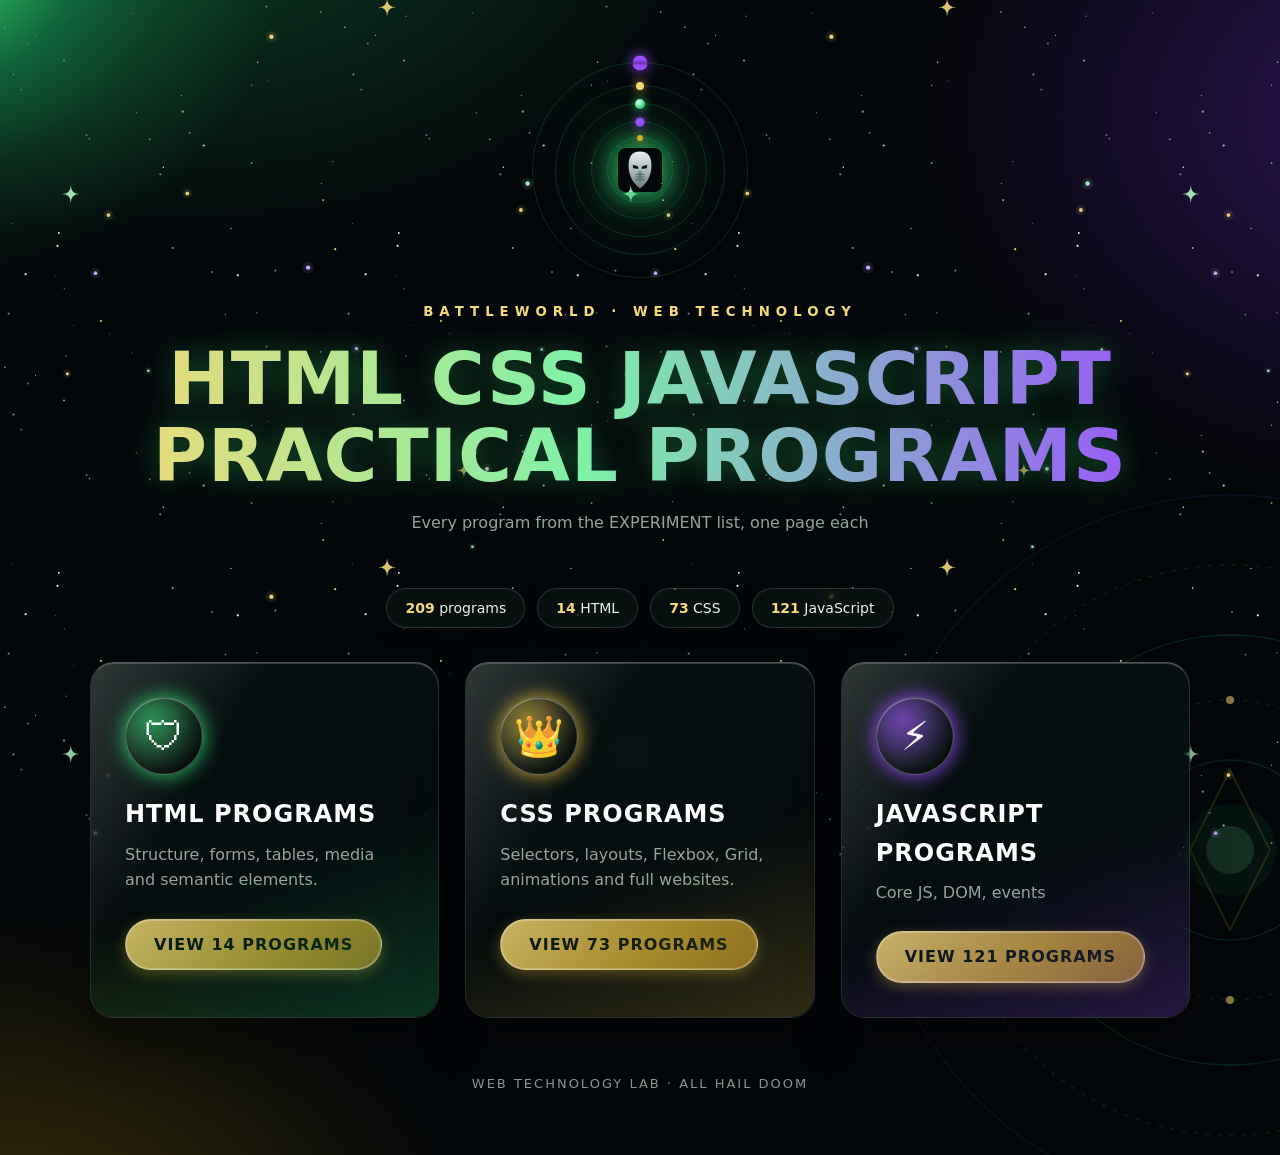
<file: index.html>
<!doctype html>
<html lang="en">
  <head>
    <meta charset="UTF-8" />
    <meta name="viewport" content="width=device-width, initial-scale=1" />
    <title>HTML CSS JavaScript Practical Programs</title>
    <link rel="stylesheet" href="assets/home.css" />
  </head>
  <body class="hub">
    <main>
      <div class="hero home-hero">
        <div class="solar" aria-hidden="true">
          <span class="sun"></span>
          <span class="orbit o1"><i></i></span>
          <span class="orbit o2"><i></i></span>
          <span class="orbit o3"><i></i></span>
          <span class="orbit o4"><i></i></span>
          <span class="orbit o5"><i></i></span>
        </div>
        <small>BATTLEWORLD &middot; WEB TECHNOLOGY</small>
        <h1>HTML CSS JavaScript<br />Practical Programs</h1>
        <p>Every program from the EXPERIMENT list, one page each</p>
      </div>
      <div class="stats">
        <span><b>209</b> programs</span><span><b>14</b> HTML</span
        ><span><b>73</b> CSS</span><span><b>121</b> JavaScript</span
        >
      </div>
      <div class="cards">
        <div class="card" style="--c: #2fd16f">
          <div class="ic">&#128737;</div>
          <h2>HTML Programs</h2>
          <p>Structure, forms, tables, media and semantic elements.</p>
          <a class="go" href="html/index.html">View 14 Programs</a>
        </div>
        <div class="card" style="--c: #d4af37">
          <div class="ic">&#128081;</div>
          <h2>CSS Programs</h2>
          <p>
            Selectors, layouts, Flexbox, Grid, animations and full websites.
          </p>
          <a class="go" href="css/index.html">View 73 Programs</a>
        </div>
        <div class="card" style="--c: #9b4dff">
          <div class="ic">&#9889;</div>
          <h2>JavaScript Programs</h2>
          <p>Core JS, DOM, events</p>
          <a class="go" href="javascript/index.html">View 121 Programs</a>
        </div>
      </div>
      <footer>Web Technology Lab &middot; All Hail Doom</footer>
    </main>
  </body>
</html>
</file>
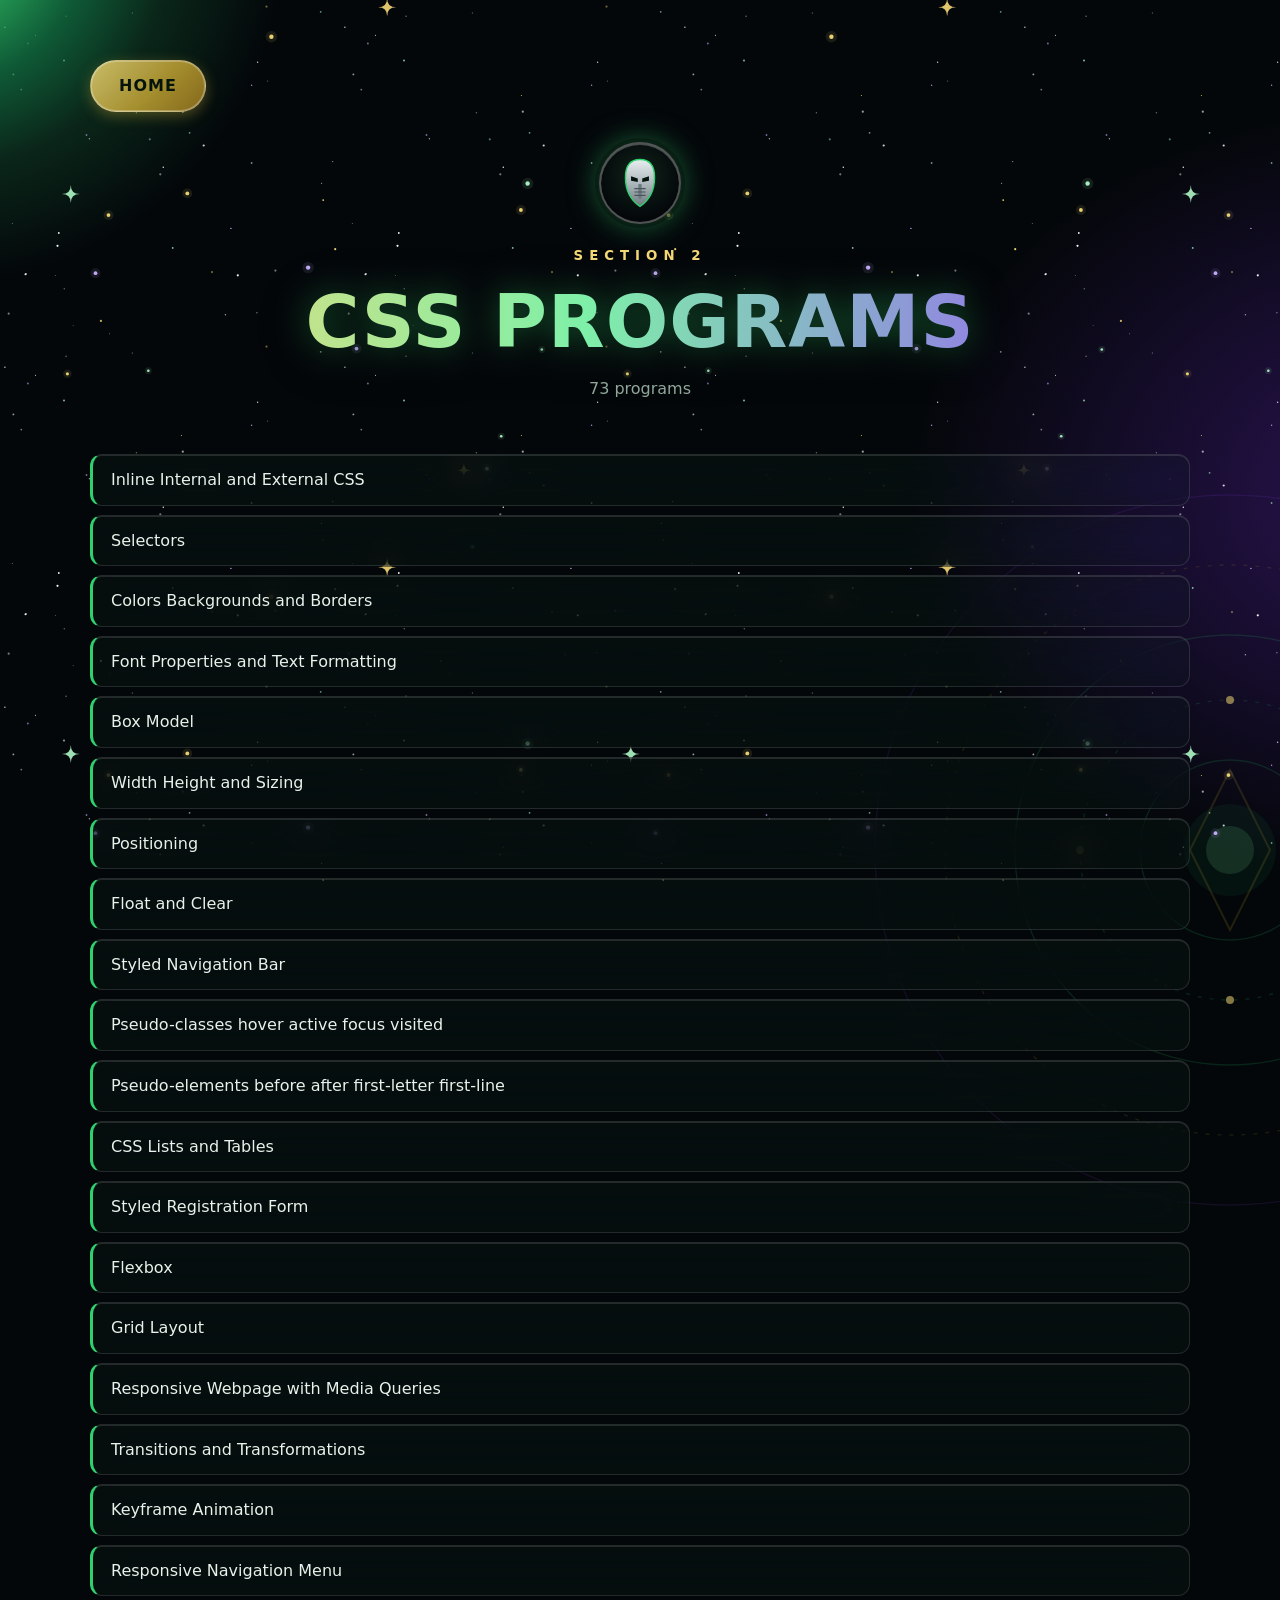
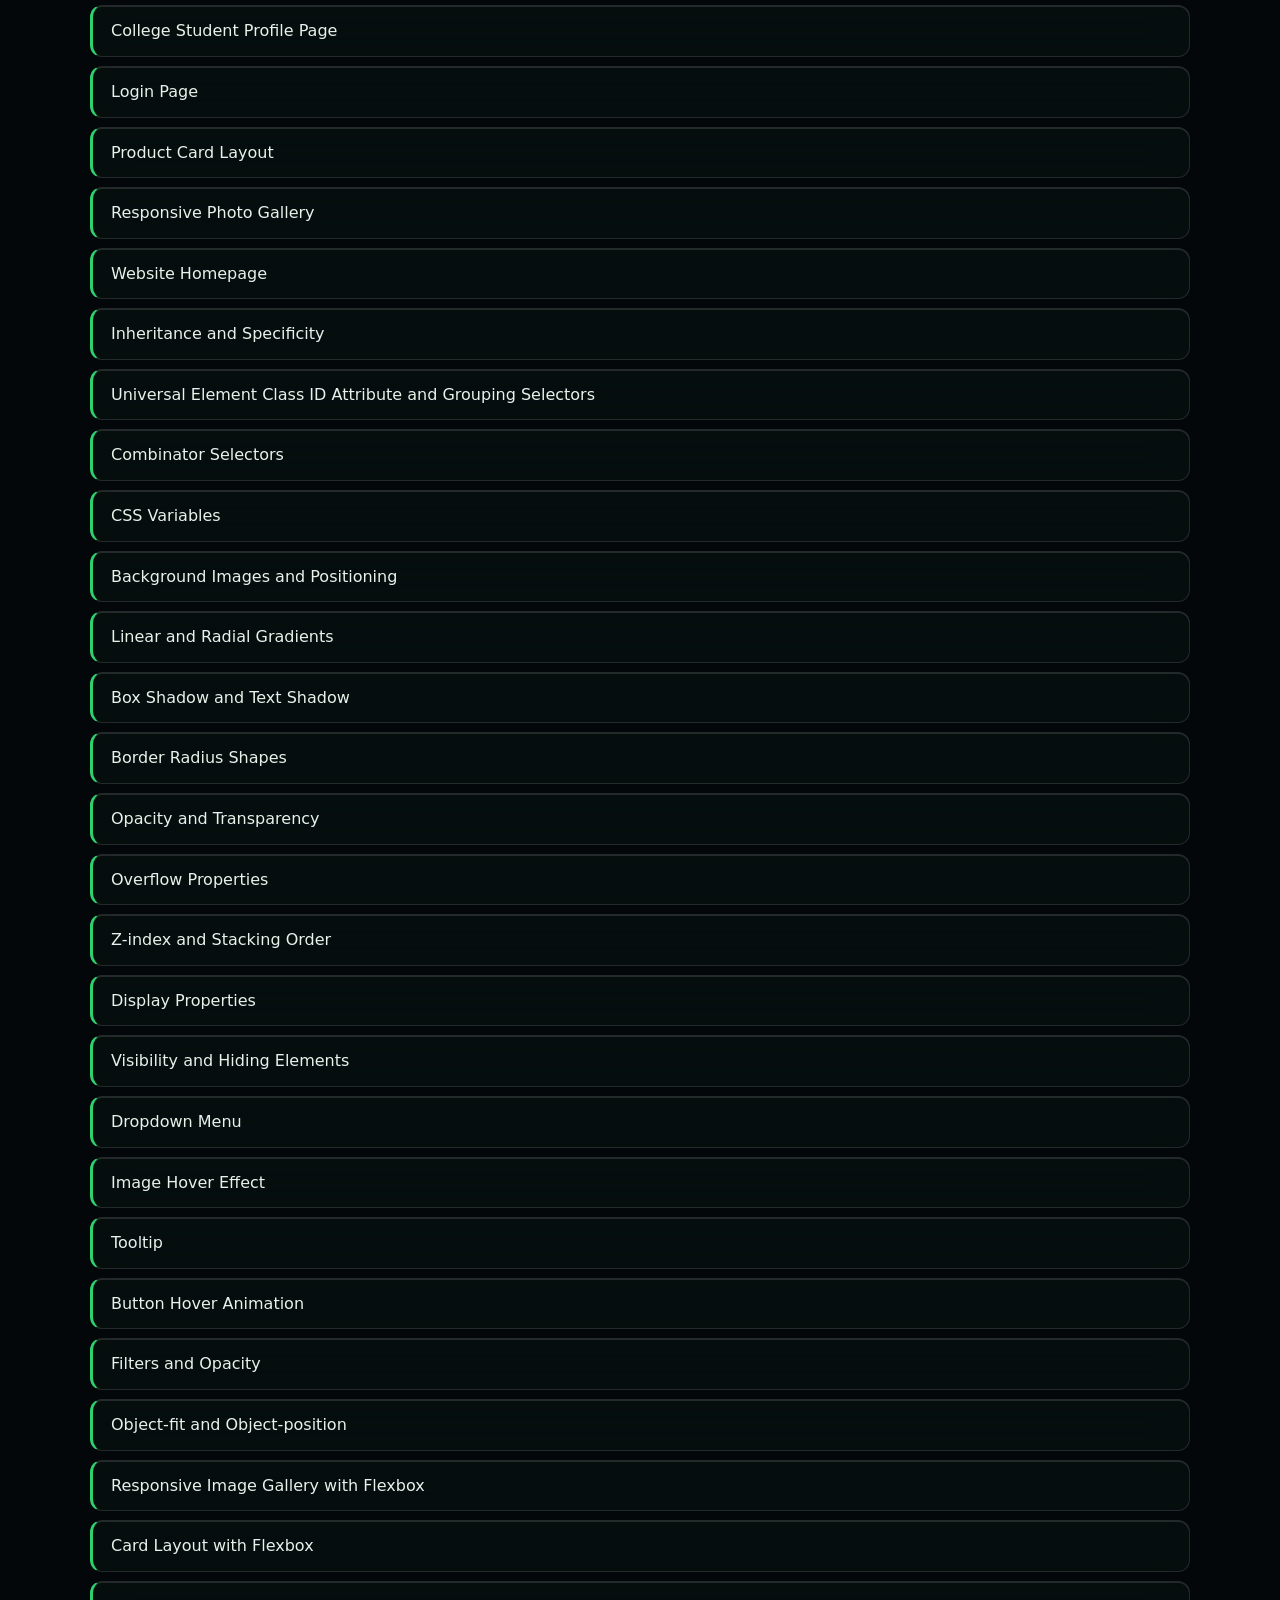
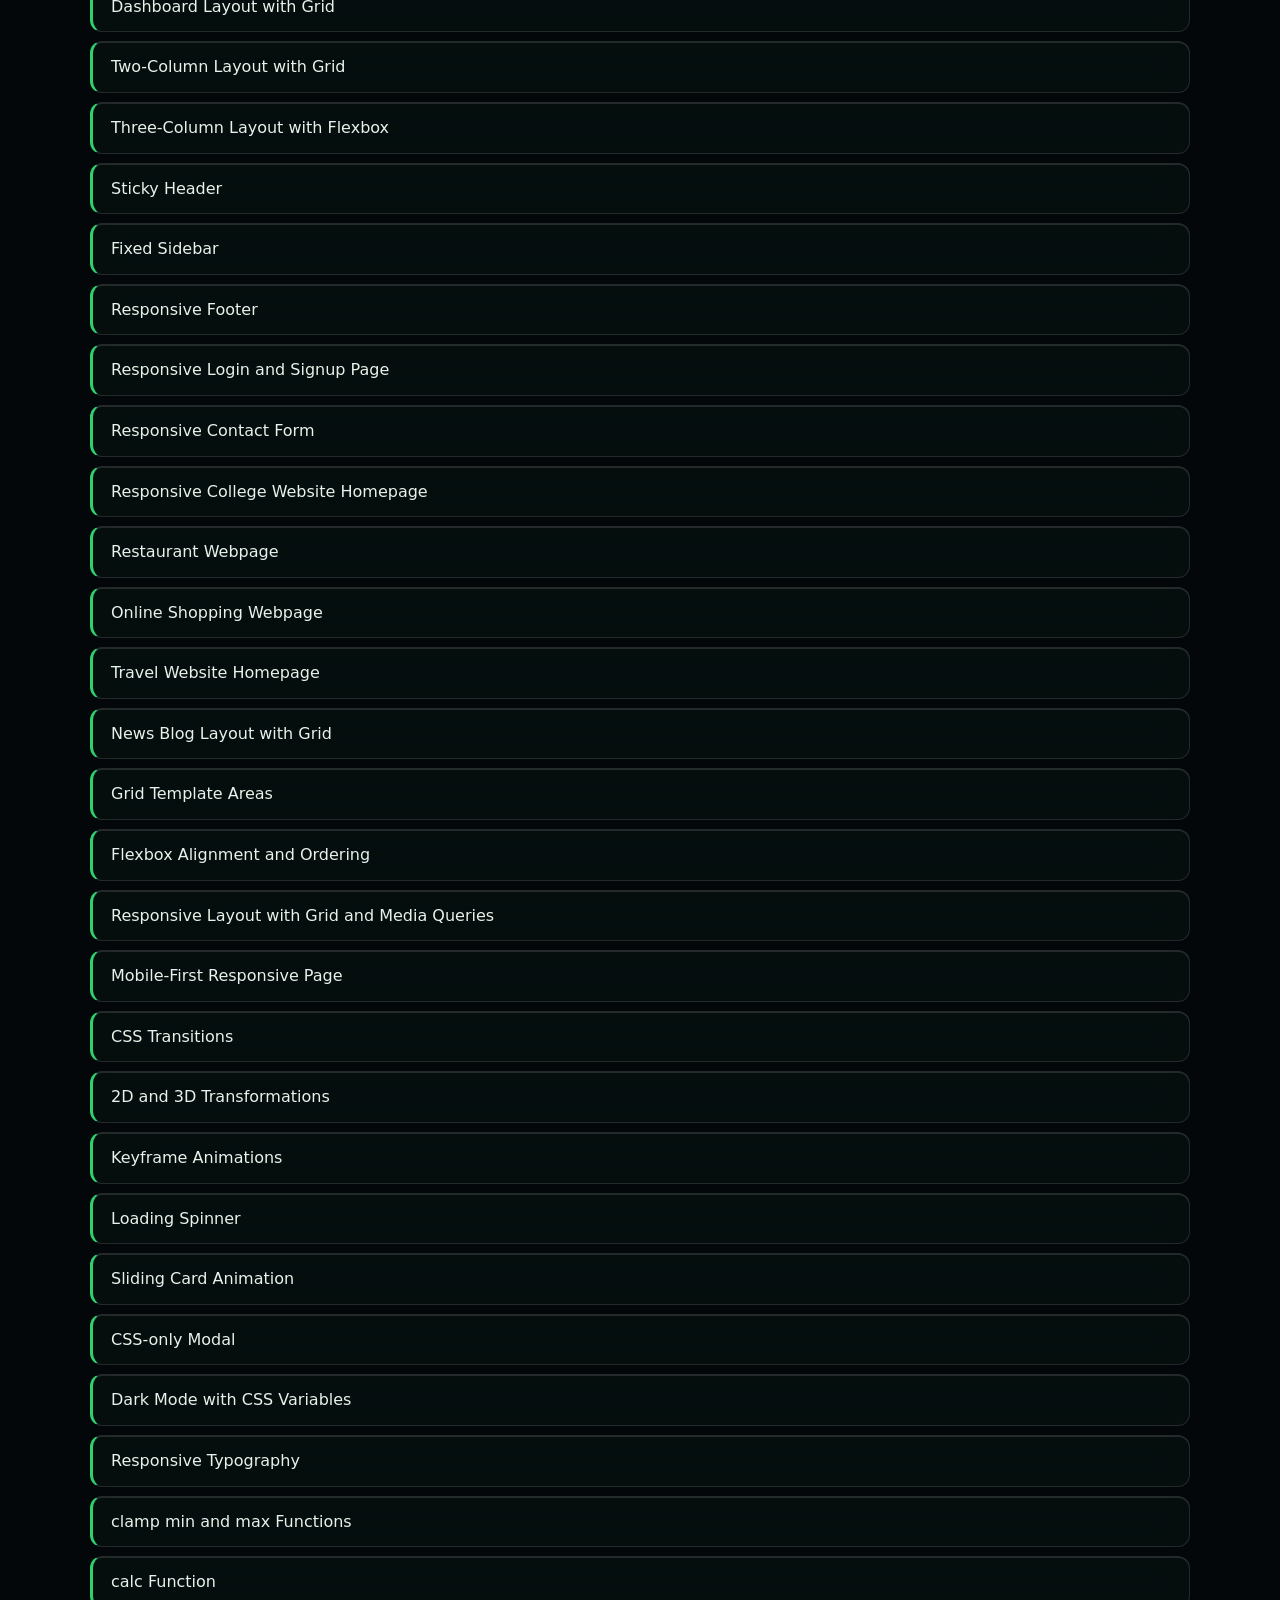
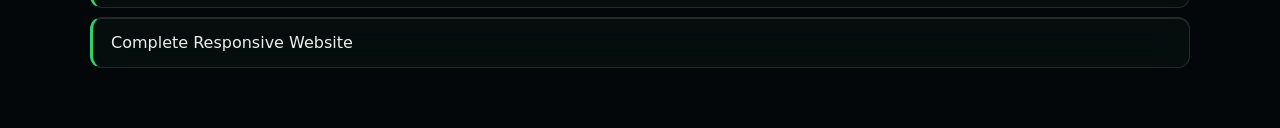
<file: css/index.html>
<!doctype html>
<html lang="en">
  <head>
    <meta charset="UTF-8" />
    <meta name="viewport" content="width=device-width, initial-scale=1" />
    <title>CSS Programs</title>
    <link rel="stylesheet" href="../assets/home.css" />
  </head>
  <body class="hub">
    <main class="list">
      <div class="top"><a class="go" href="../index.html">Home</a></div>
      <div class="hero">
        <small>Section 2</small>
        <h1>CSS Programs</h1>
        <p>73 programs</p>
      </div>
      <ol>
        <li>
          <a href="css-01-inline-internal-and-external-css.html"
            >Inline Internal and External CSS</a
          >
        </li>
        <li><a href="css-02-selectors.html">Selectors</a></li>
        <li>
          <a href="css-03-colors-backgrounds-and-borders.html"
            >Colors Backgrounds and Borders</a
          >
        </li>
        <li>
          <a href="css-04-font-properties-and-text-formatting.html"
            >Font Properties and Text Formatting</a
          >
        </li>
        <li><a href="css-05-box-model.html">Box Model</a></li>
        <li>
          <a href="css-06-width-height-and-sizing.html"
            >Width Height and Sizing</a
          >
        </li>
        <li><a href="css-07-positioning.html">Positioning</a></li>
        <li><a href="css-08-float-and-clear.html">Float and Clear</a></li>
        <li>
          <a href="css-09-styled-navigation-bar.html">Styled Navigation Bar</a>
        </li>
        <li>
          <a href="css-10-pseudo-classes-hover-active-focus-visited.html"
            >Pseudo-classes hover active focus visited</a
          >
        </li>
        <li>
          <a
            href="css-11-pseudo-elements-before-after-first-letter-first-line.html"
            >Pseudo-elements before after first-letter first-line</a
          >
        </li>
        <li>
          <a href="css-12-css-lists-and-tables.html">CSS Lists and Tables</a>
        </li>
        <li>
          <a href="css-13-styled-registration-form.html"
            >Styled Registration Form</a
          >
        </li>
        <li><a href="css-14-flexbox.html">Flexbox</a></li>
        <li><a href="css-15-grid-layout.html">Grid Layout</a></li>
        <li>
          <a href="css-16-responsive-webpage-with-media-queries.html"
            >Responsive Webpage with Media Queries</a
          >
        </li>
        <li>
          <a href="css-17-transitions-and-transformations.html"
            >Transitions and Transformations</a
          >
        </li>
        <li><a href="css-18-keyframe-animation.html">Keyframe Animation</a></li>
        <li>
          <a href="css-19-responsive-navigation-menu.html"
            >Responsive Navigation Menu</a
          >
        </li>
        <li>
          <a href="css-21-college-student-profile-page.html"
            >College Student Profile Page</a
          >
        </li>
        <li><a href="css-22-login-page.html">Login Page</a></li>
        <li>
          <a href="css-23-product-card-layout.html">Product Card Layout</a>
        </li>
        <li>
          <a href="css-24-responsive-photo-gallery.html"
            >Responsive Photo Gallery</a
          >
        </li>
        <li><a href="css-25-website-homepage.html">Website Homepage</a></li>
        <li>
          <a href="css-26-inheritance-and-specificity.html"
            >Inheritance and Specificity</a
          >
        </li>
        <li>
          <a
            href="css-27-universal-element-class-id-attribute-and-grouping-selectors.html"
            >Universal Element Class ID Attribute and Grouping Selectors</a
          >
        </li>
        <li>
          <a href="css-28-combinator-selectors.html">Combinator Selectors</a>
        </li>
        <li><a href="css-29-css-variables.html">CSS Variables</a></li>
        <li>
          <a href="css-30-background-images-and-positioning.html"
            >Background Images and Positioning</a
          >
        </li>
        <li>
          <a href="css-31-linear-and-radial-gradients.html"
            >Linear and Radial Gradients</a
          >
        </li>
        <li>
          <a href="css-32-box-shadow-and-text-shadow.html"
            >Box Shadow and Text Shadow</a
          >
        </li>
        <li>
          <a href="css-33-border-radius-shapes.html">Border Radius Shapes</a>
        </li>
        <li>
          <a href="css-34-opacity-and-transparency.html"
            >Opacity and Transparency</a
          >
        </li>
        <li>
          <a href="css-35-overflow-properties.html">Overflow Properties</a>
        </li>
        <li>
          <a href="css-36-z-index-and-stacking-order.html"
            >Z-index and Stacking Order</a
          >
        </li>
        <li><a href="css-37-display-properties.html">Display Properties</a></li>
        <li>
          <a href="css-38-visibility-and-hiding-elements.html"
            >Visibility and Hiding Elements</a
          >
        </li>
        <li><a href="css-39-dropdown-menu.html">Dropdown Menu</a></li>
        <li><a href="css-40-image-hover-effect.html">Image Hover Effect</a></li>
        <li><a href="css-41-tooltip.html">Tooltip</a></li>
        <li>
          <a href="css-42-button-hover-animation.html"
            >Button Hover Animation</a
          >
        </li>
        <li>
          <a href="css-43-filters-and-opacity.html">Filters and Opacity</a>
        </li>
        <li>
          <a href="css-44-object-fit-and-object-position.html"
            >Object-fit and Object-position</a
          >
        </li>
        <li>
          <a href="css-45-responsive-image-gallery-with-flexbox.html"
            >Responsive Image Gallery with Flexbox</a
          >
        </li>
        <li>
          <a href="css-46-card-layout-with-flexbox.html"
            >Card Layout with Flexbox</a
          >
        </li>
        <li>
          <a href="css-47-dashboard-layout-with-grid.html"
            >Dashboard Layout with Grid</a
          >
        </li>
        <li>
          <a href="css-48-two-column-layout-with-grid.html"
            >Two-Column Layout with Grid</a
          >
        </li>
        <li>
          <a href="css-49-three-column-layout-with-flexbox.html"
            >Three-Column Layout with Flexbox</a
          >
        </li>
        <li><a href="css-50-sticky-header.html">Sticky Header</a></li>
        <li><a href="css-51-fixed-sidebar.html">Fixed Sidebar</a></li>
        <li><a href="css-52-responsive-footer.html">Responsive Footer</a></li>
        <li>
          <a href="css-53-responsive-login-and-signup-page.html"
            >Responsive Login and Signup Page</a
          >
        </li>
        <li>
          <a href="css-54-responsive-contact-form.html"
            >Responsive Contact Form</a
          >
        </li>
        <li>
          <a href="css-55-responsive-college-website-homepage.html"
            >Responsive College Website Homepage</a
          >
        </li>
        <li><a href="css-56-restaurant-webpage.html">Restaurant Webpage</a></li>
        <li>
          <a href="css-57-online-shopping-webpage.html"
            >Online Shopping Webpage</a
          >
        </li>
        <li>
          <a href="css-58-travel-website-homepage.html"
            >Travel Website Homepage</a
          >
        </li>
        <li>
          <a href="css-59-news-blog-layout-with-grid.html"
            >News Blog Layout with Grid</a
          >
        </li>
        <li>
          <a href="css-61-grid-template-areas.html">Grid Template Areas</a>
        </li>
        <li>
          <a href="css-62-flexbox-alignment-and-ordering.html"
            >Flexbox Alignment and Ordering</a
          >
        </li>
        <li>
          <a href="css-63-responsive-layout-with-grid-and-media-queries.html"
            >Responsive Layout with Grid and Media Queries</a
          >
        </li>
        <li>
          <a href="css-64-mobile-first-responsive-page.html"
            >Mobile-First Responsive Page</a
          >
        </li>
        <li><a href="css-65-css-transitions.html">CSS Transitions</a></li>
        <li>
          <a href="css-66-2d-and-3d-transformations.html"
            >2D and 3D Transformations</a
          >
        </li>
        <li>
          <a href="css-67-keyframe-animations.html">Keyframe Animations</a>
        </li>
        <li><a href="css-68-loading-spinner.html">Loading Spinner</a></li>
        <li>
          <a href="css-69-sliding-card-animation.html"
            >Sliding Card Animation</a
          >
        </li>
        <li><a href="css-70-css-only-modal.html">CSS-only Modal</a></li>
        <li>
          <a href="css-71-dark-mode-with-css-variables.html"
            >Dark Mode with CSS Variables</a
          >
        </li>
        <li>
          <a href="css-72-responsive-typography.html">Responsive Typography</a>
        </li>
        <li>
          <a href="css-73-clamp-min-and-max-functions.html"
            >clamp min and max Functions</a
          >
        </li>
        <li><a href="css-74-calc-function.html">calc Function</a></li>
        <li>
          <a href="css-75-complete-responsive-website.html"
            >Complete Responsive Website</a
          >
        </li>
      </ol>
    </main>
  </body>
</html>
</file>
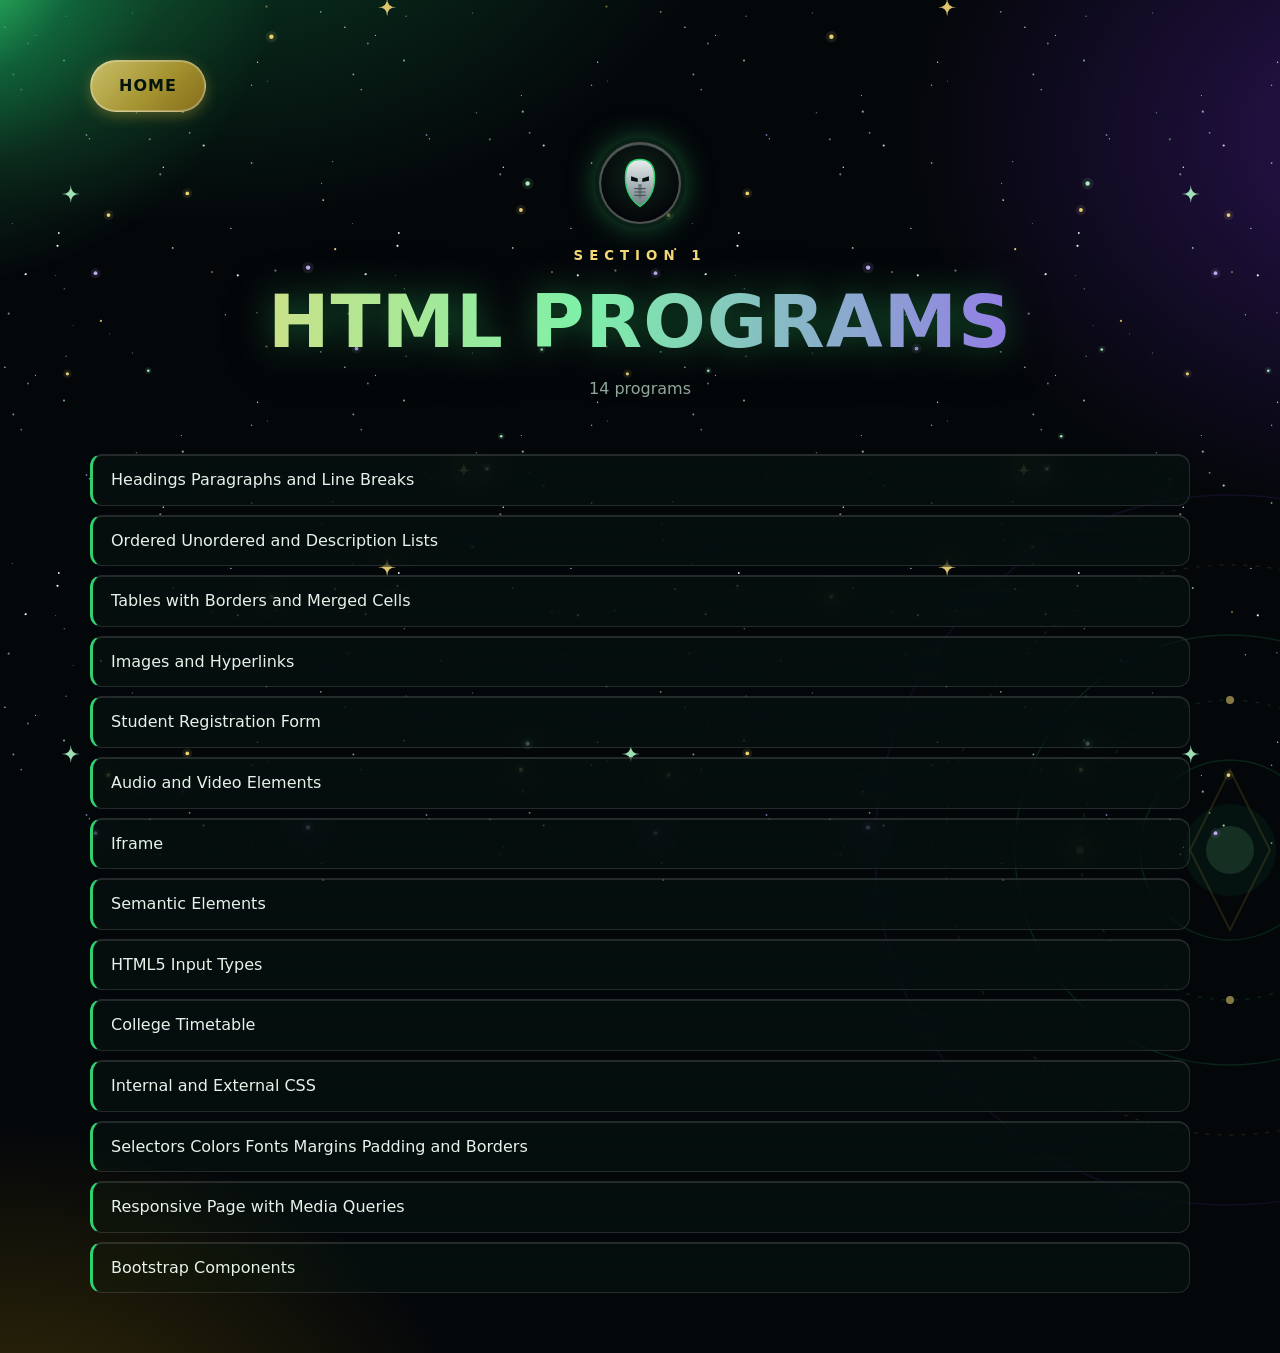
<file: html/index.html>
<!doctype html>
<html lang="en">
  <head>
    <meta charset="UTF-8" />
    <meta name="viewport" content="width=device-width, initial-scale=1" />
    <title>HTML Programs</title>
    <link rel="stylesheet" href="../assets/home.css" />
  </head>
  <body class="hub">
    <main class="list">
      <div class="top"><a class="go" href="../index.html">Home</a></div>
      <div class="hero">
        <small>Section 1</small>
        <h1>HTML Programs</h1>
        <p>14 programs</p>
      </div>
      <ol>
        <li>
          <a href="html-01-headings-paragraphs-and-line-breaks.html"
            >Headings Paragraphs and Line Breaks</a
          >
        </li>
        <li>
          <a href="html-02-ordered-unordered-and-description-lists.html"
            >Ordered Unordered and Description Lists</a
          >
        </li>
        <li>
          <a href="html-03-tables-with-borders-and-merged-cells.html"
            >Tables with Borders and Merged Cells</a
          >
        </li>
        <li>
          <a href="html-04-images-and-hyperlinks.html">Images and Hyperlinks</a>
        </li>
        <li>
          <a href="html-05-student-registration-form.html"
            >Student Registration Form</a
          >
        </li>
        <li>
          <a href="html-06-audio-and-video-elements.html"
            >Audio and Video Elements</a
          >
        </li>
        <li><a href="html-07-iframe.html">Iframe</a></li>
        <li><a href="html-08-semantic-elements.html">Semantic Elements</a></li>
        <li><a href="html-09-html5-input-types.html">HTML5 Input Types</a></li>
        <li><a href="html-10-college-timetable.html">College Timetable</a></li>
        <li>
          <a href="html-11-internal-and-external-css.html"
            >Internal and External CSS</a
          >
        </li>
        <li>
          <a
            href="html-12-selectors-colors-fonts-margins-padding-and-borders.html"
            >Selectors Colors Fonts Margins Padding and Borders</a
          >
        </li>
        <li>
          <a href="html-13-responsive-page-with-media-queries.html"
            >Responsive Page with Media Queries</a
          >
        </li>
        <li>
          <a href="html-14-bootstrap-components.html">Bootstrap Components</a>
        </li>
      </ol>
    </main>
  </body>
</html>
</file>
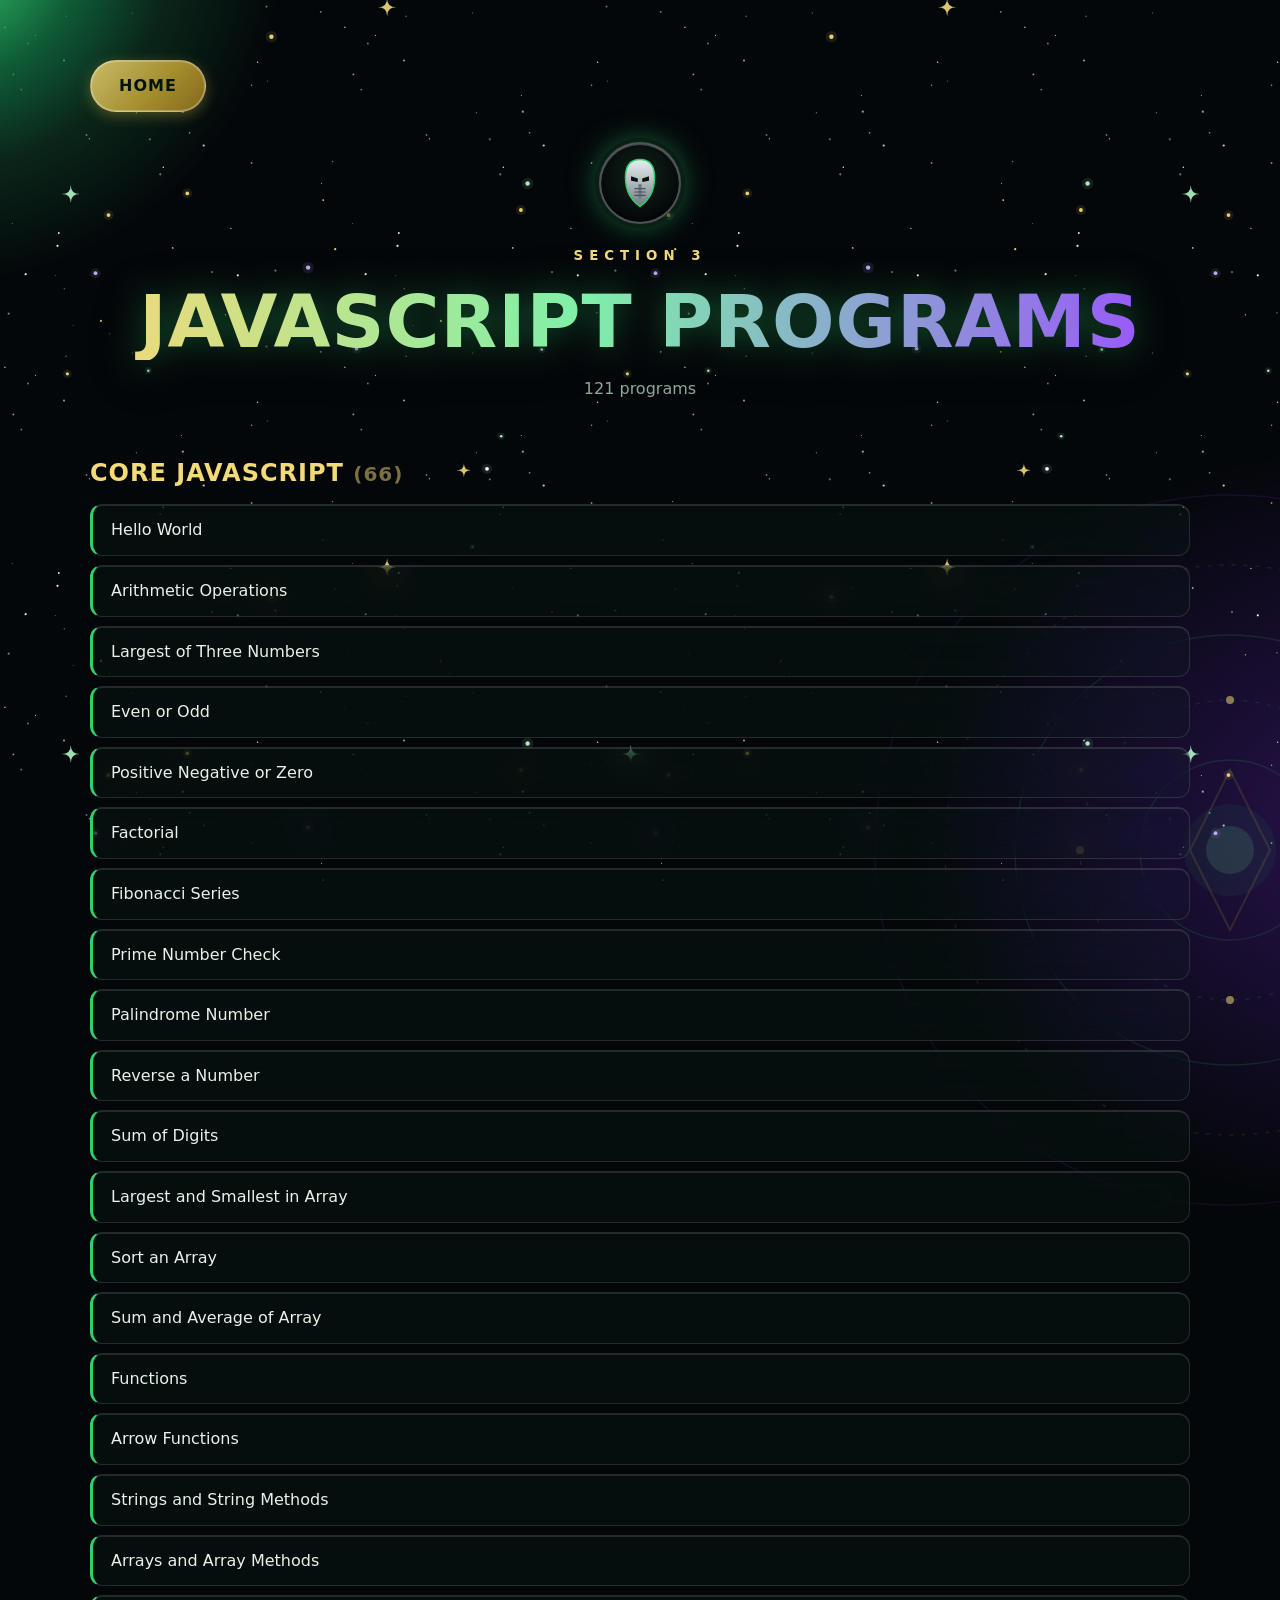
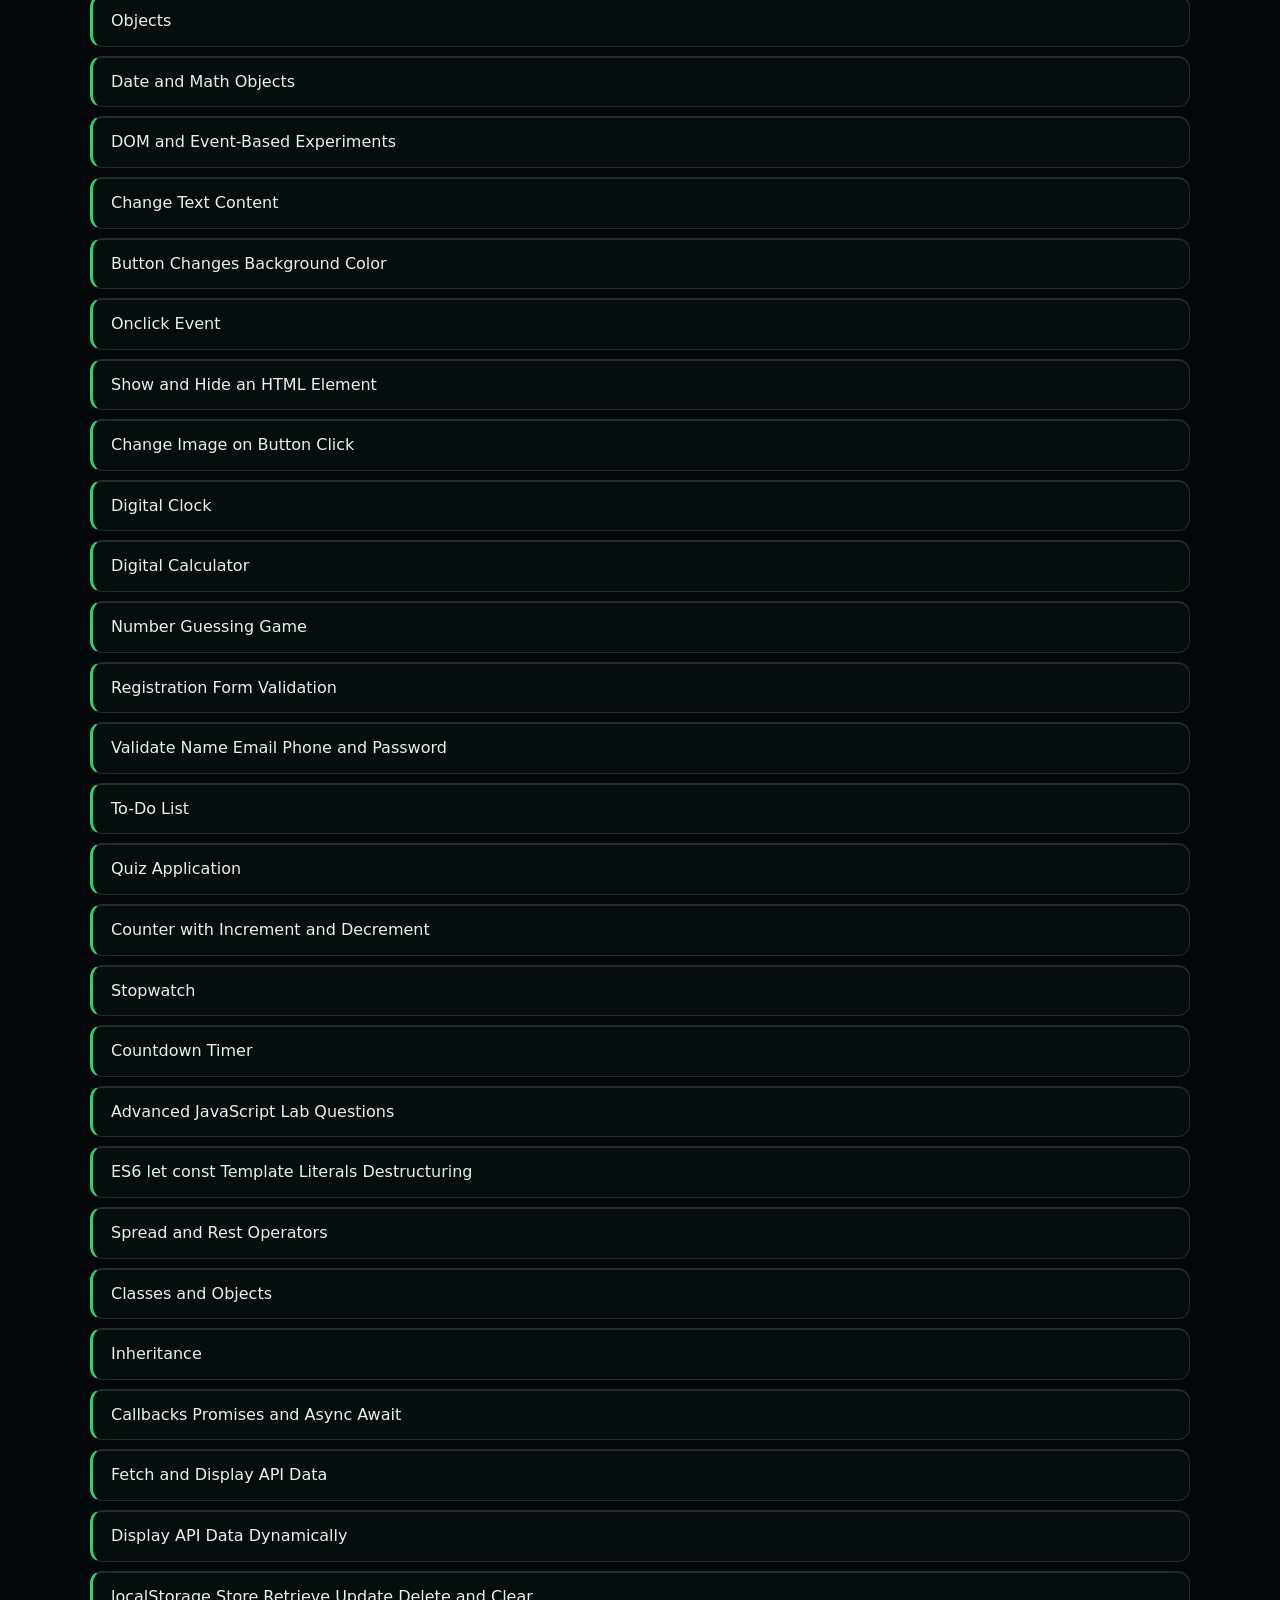
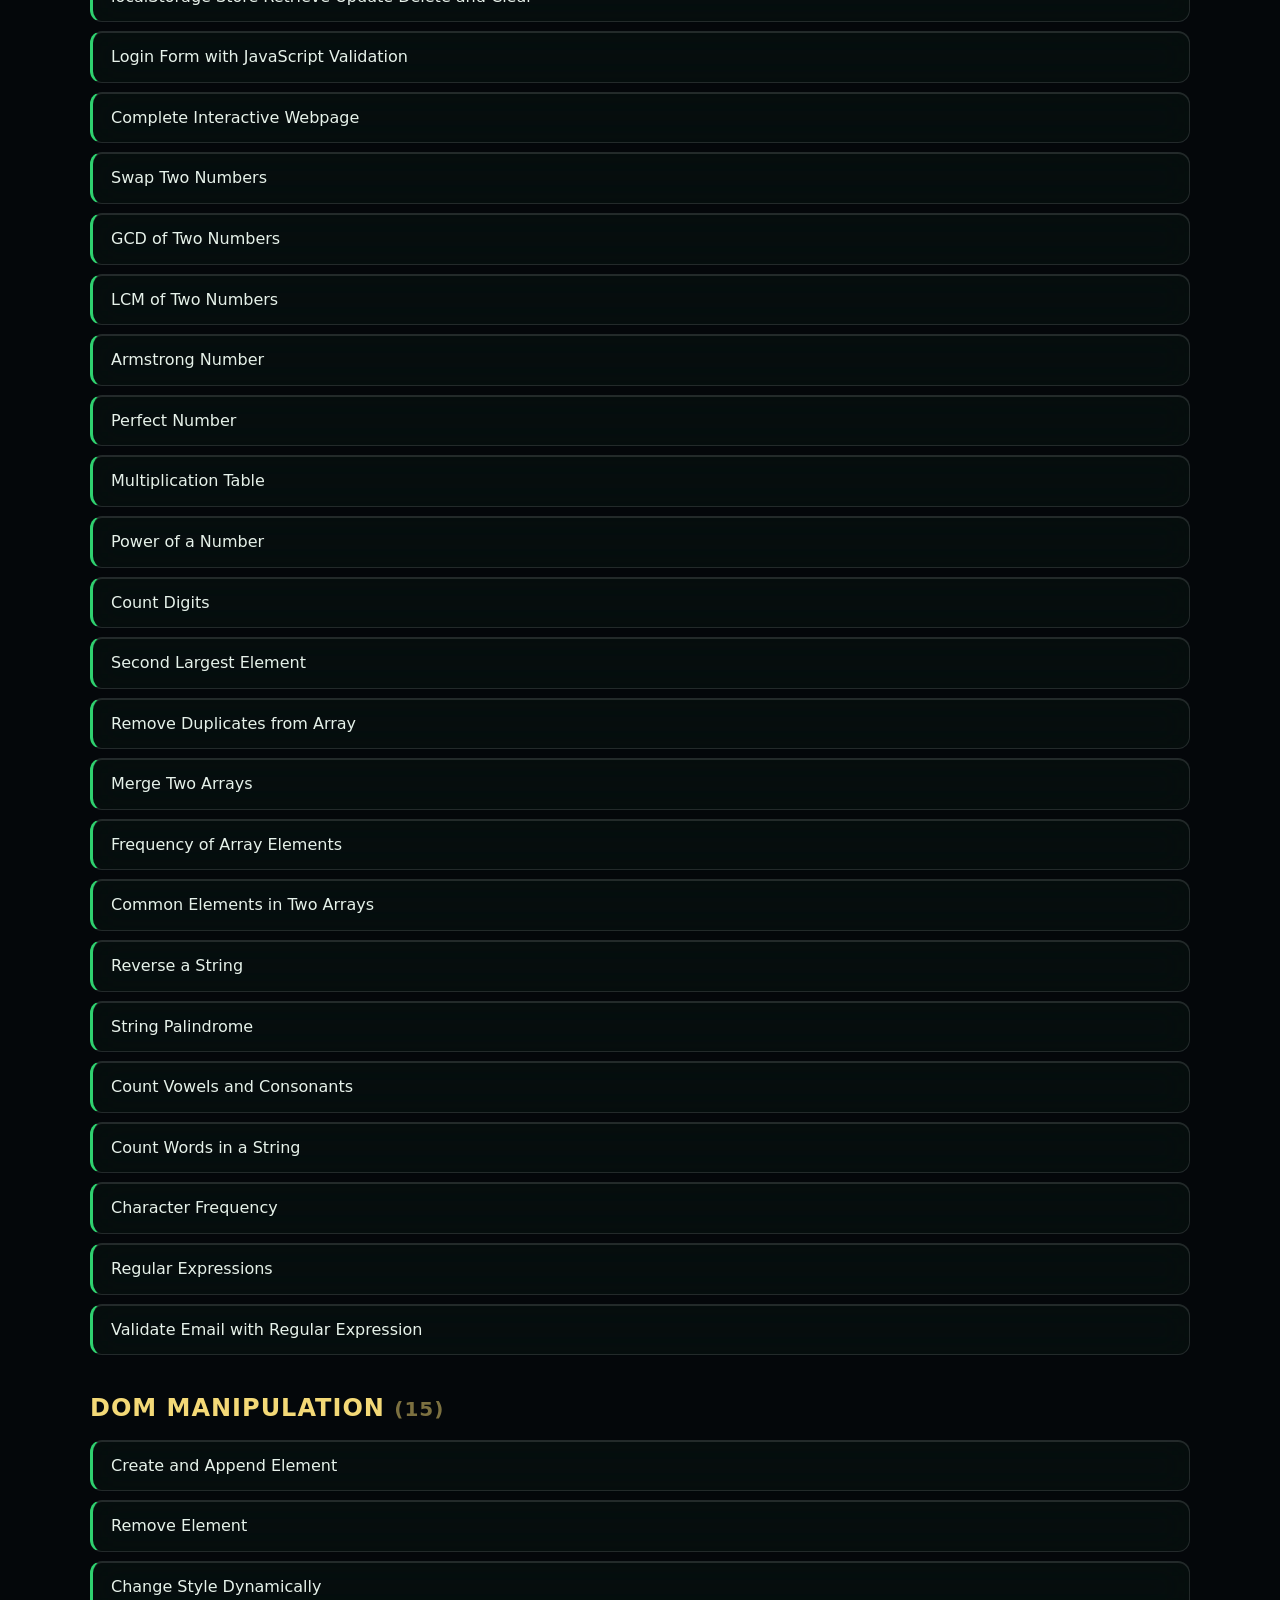
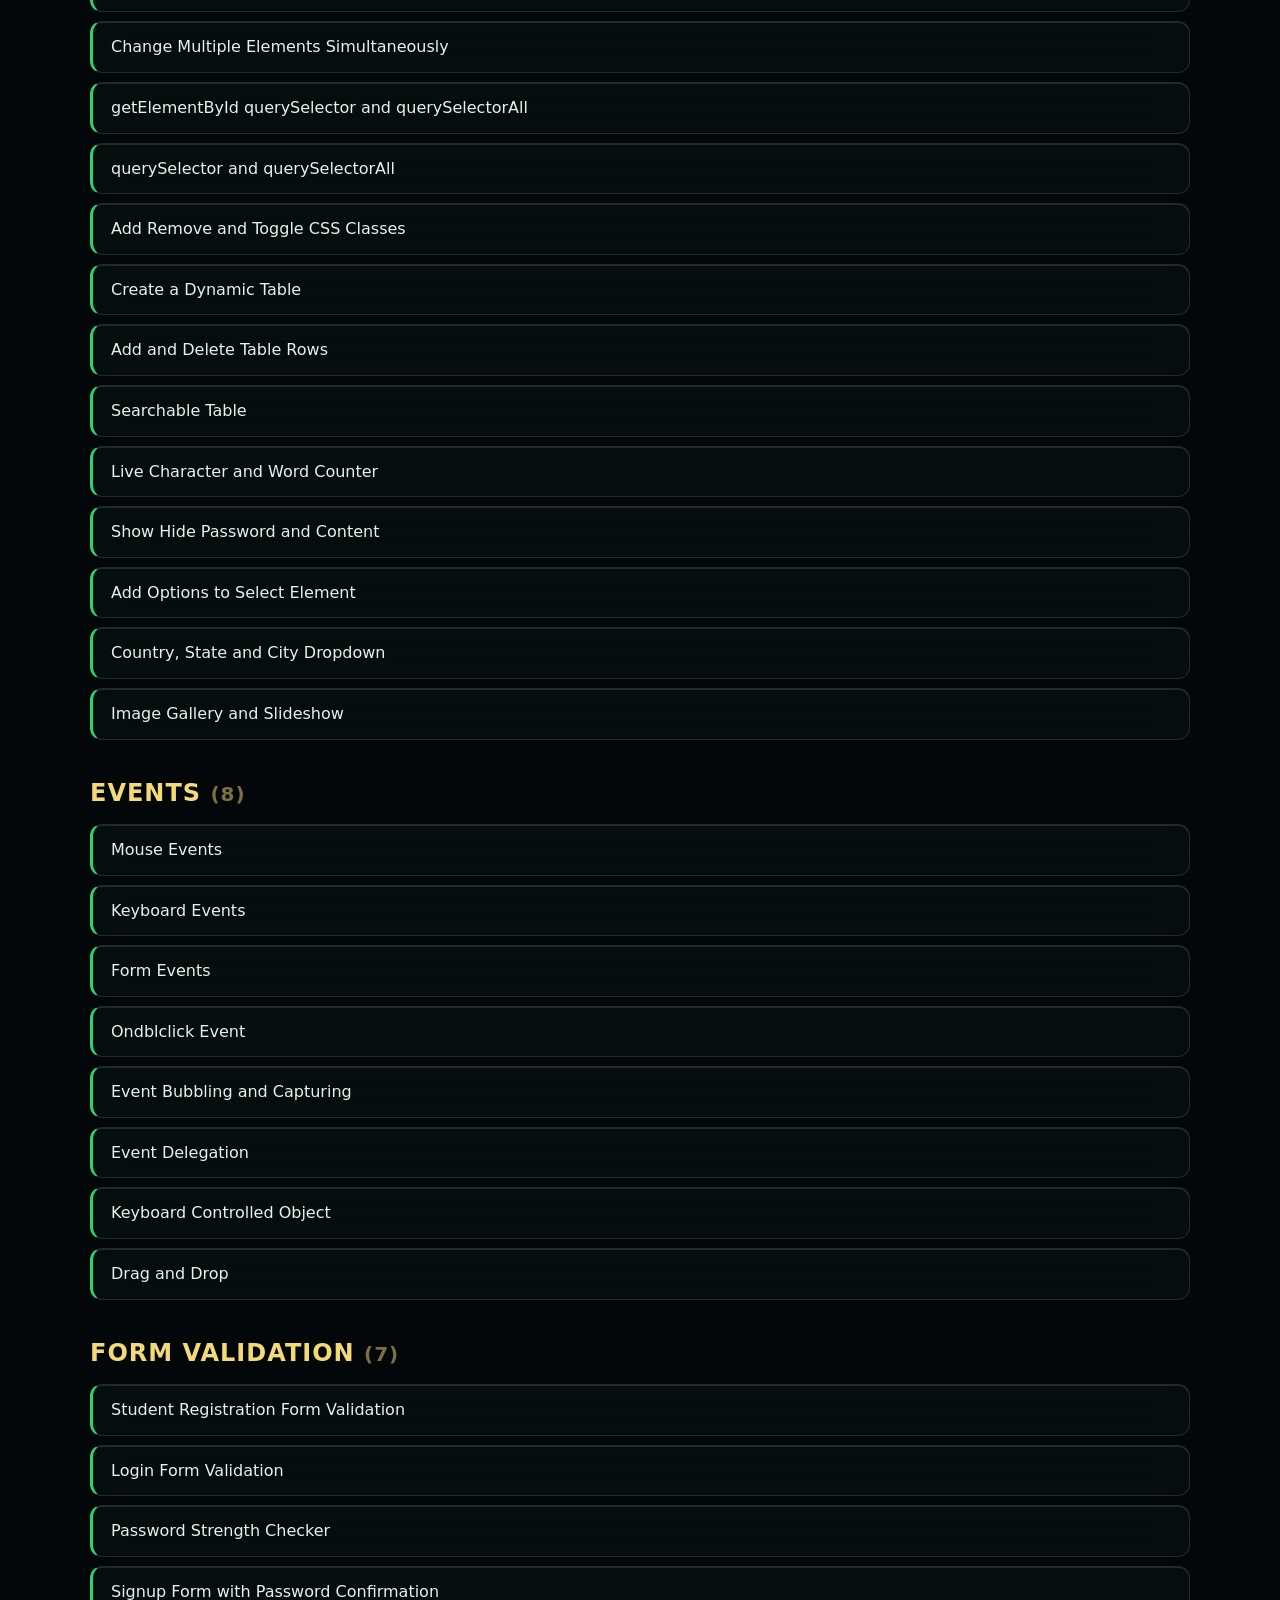
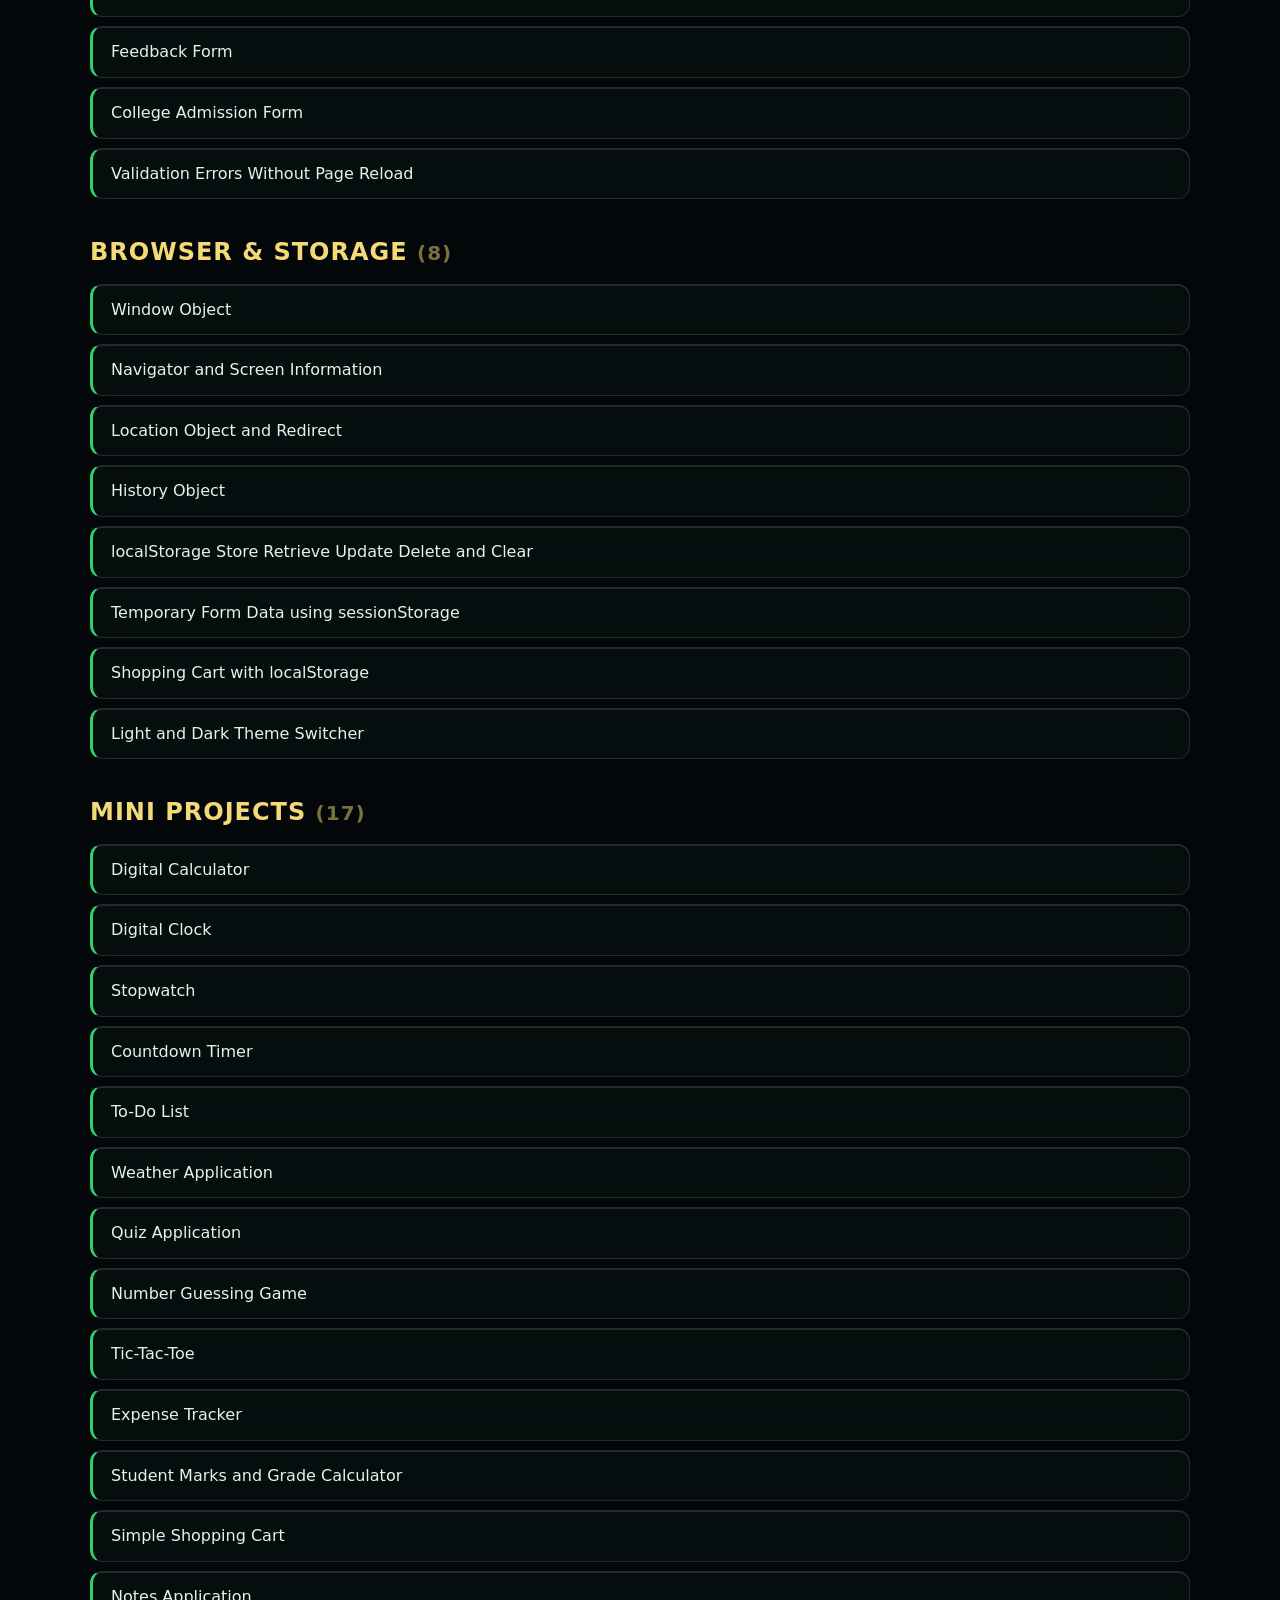
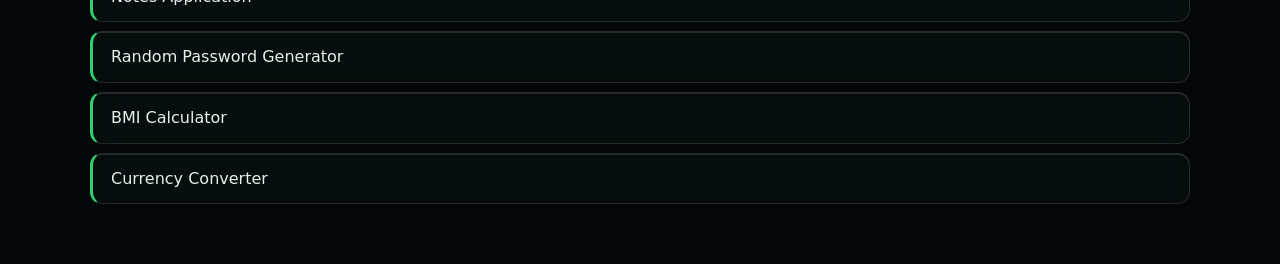
<file: javascript/index.html>
<!DOCTYPE html>
<html lang="en">
<head>
  <meta charset="UTF-8" />
  <meta name="viewport" content="width=device-width, initial-scale=1" />
  <title>JavaScript Programs</title>
  <link rel="stylesheet" href="../assets/home.css" />
</head>
<body class="hub">
  <main class="list">
    <div class="top">
      <a class="go" href="../index.html">Home</a>
    </div>
    <div class="hero">
      <small>Section 3</small>
      <h1>JavaScript Programs</h1>
      <p>121 programs</p>
    </div>
    <h2>Core JavaScript <small style="opacity:.5">(66)</small></h2>
    <ol>
        <li><a href="js-01-hello-world.html">Hello World</a></li>
        <li><a href="js-02-arithmetic-operations.html">Arithmetic Operations</a></li>
        <li><a href="js-03-largest-of-three-numbers.html">Largest of Three Numbers</a></li>
        <li><a href="js-04-even-or-odd.html">Even or Odd</a></li>
        <li><a href="js-05-positive-negative-or-zero.html">Positive Negative or Zero</a></li>
        <li><a href="js-06-factorial.html">Factorial</a></li>
        <li><a href="js-07-fibonacci-series.html">Fibonacci Series</a></li>
        <li><a href="js-08-prime-number-check.html">Prime Number Check</a></li>
        <li><a href="js-09-palindrome-number.html">Palindrome Number</a></li>
        <li><a href="js-10-reverse-a-number.html">Reverse a Number</a></li>
        <li><a href="js-11-sum-of-digits.html">Sum of Digits</a></li>
        <li><a href="js-12-largest-and-smallest-in-array.html">Largest and Smallest in Array</a></li>
        <li><a href="js-13-sort-an-array.html">Sort an Array</a></li>
        <li><a href="js-14-sum-and-average-of-array.html">Sum and Average of Array</a></li>
        <li><a href="js-15-functions.html">Functions</a></li>
        <li><a href="js-16-arrow-functions.html">Arrow Functions</a></li>
        <li><a href="js-17-strings-and-string-methods.html">Strings and String Methods</a></li>
        <li><a href="js-18-arrays-and-array-methods.html">Arrays and Array Methods</a></li>
        <li><a href="js-19-objects.html">Objects</a></li>
        <li><a href="js-20-date-and-math-objects.html">Date and Math Objects</a></li>
        <li><a href="js-21-dom-and-event-based-experiments.html">DOM and Event-Based Experiments</a></li>
        <li><a href="js-22-change-text-content.html">Change Text Content</a></li>
        <li><a href="js-23-button-changes-background-color.html">Button Changes Background Color</a></li>
        <li><a href="js-24-onclick-event.html">Onclick Event</a></li>
        <li><a href="js-25-show-and-hide-an-html-element.html">Show and Hide an HTML Element</a></li>
        <li><a href="js-26-change-image-on-button-click.html">Change Image on Button Click</a></li>
        <li><a href="js-27-digital-clock.html">Digital Clock</a></li>
        <li><a href="js-28-digital-calculator.html">Digital Calculator</a></li>
        <li><a href="js-29-number-guessing-game.html">Number Guessing Game</a></li>
        <li><a href="js-30-registration-form-validation.html">Registration Form Validation</a></li>
        <li><a href="js-31-validate-name-email-phone-and-password.html">Validate Name Email Phone and Password</a></li>
        <li><a href="js-32-todo-list.html">To-Do List</a></li>
        <li><a href="js-33-quiz-application.html">Quiz Application</a></li>
        <li><a href="js-34-counter-with-increment-and-decrement.html">Counter with Increment and Decrement</a></li>
        <li><a href="js-35-stopwatch.html">Stopwatch</a></li>
        <li><a href="js-36-countdown-timer.html">Countdown Timer</a></li>
        <li><a href="js-37-advanced-javascript-lab-questions.html">Advanced JavaScript Lab Questions</a></li>
        <li><a href="js-38-es6-let-const-template-literals-destructuring.html">ES6 let const Template Literals Destructuring</a></li>
        <li><a href="js-39-spread-and-rest-operators.html">Spread and Rest Operators</a></li>
        <li><a href="js-40-classes-and-objects.html">Classes and Objects</a></li>
        <li><a href="js-41-inheritance.html">Inheritance</a></li>
        <li><a href="js-42-callbacks-promises-and-async-await.html">Callbacks Promises and Async Await</a></li>
        <li><a href="js-43-fetch-and-display-api-data.html">Fetch and Display API Data</a></li>
        <li><a href="js-44-display-api-data-dynamically.html">Display API Data Dynamically</a></li>
        <li><a href="js-45-localstorage-store-retrieve-update-delete-and-clear.html">localStorage Store Retrieve Update Delete and Clear</a></li>
        <li><a href="js-46-login-form-with-javascript-validation.html">Login Form with JavaScript Validation</a></li>
        <li><a href="js-47-complete-interactive-webpage.html">Complete Interactive Webpage</a></li>
        <li><a href="js-48-swap-two-numbers.html">Swap Two Numbers</a></li>
        <li><a href="js-49-gcd-of-two-numbers.html">GCD of Two Numbers</a></li>
        <li><a href="js-50-lcm-of-two-numbers.html">LCM of Two Numbers</a></li>
        <li><a href="js-51-armstrong-number.html">Armstrong Number</a></li>
        <li><a href="js-52-perfect-number.html">Perfect Number</a></li>
        <li><a href="js-53-multiplication-table.html">Multiplication Table</a></li>
        <li><a href="js-54-power-of-a-number.html">Power of a Number</a></li>
        <li><a href="js-55-count-digits.html">Count Digits</a></li>
        <li><a href="js-56-second-largest-element.html">Second Largest Element</a></li>
        <li><a href="js-57-remove-duplicates-from-array.html">Remove Duplicates from Array</a></li>
        <li><a href="js-58-merge-two-arrays.html">Merge Two Arrays</a></li>
        <li><a href="js-59-frequency-of-array-elements.html">Frequency of Array Elements</a></li>
        <li><a href="js-60-common-elements-in-two-arrays.html">Common Elements in Two Arrays</a></li>
        <li><a href="js-61-reverse-a-string.html">Reverse a String</a></li>
        <li><a href="js-62-string-palindrome.html">String Palindrome</a></li>
        <li><a href="js-63-count-vowels-and-consonants.html">Count Vowels and Consonants</a></li>
        <li><a href="js-64-count-words-in-a-string.html">Count Words in a String</a></li>
        <li><a href="js-65-character-frequency.html">Character Frequency</a></li>
        <li><a href="js-66-regular-expressions.html">Regular Expressions</a></li>
        <li><a href="js-67-validate-email-with-regular-expression.html">Validate Email with Regular Expression</a></li>
    </ol>
    <h2>DOM Manipulation <small style="opacity:.5">(15)</small></h2>
    <ol>
        <li><a href="dom-01-create-and-append-element.html">Create and Append Element</a></li>
        <li><a href="dom-02-remove-element.html">Remove Element</a></li>
        <li><a href="dom-03-change-style-dynamically.html">Change Style Dynamically</a></li>
        <li><a href="dom-04-change-multiple-elements-simultaneously.html">Change Multiple Elements Simultaneously</a></li>
        <li><a href="dom-05-getelementbyid-queryselector-and-queryselectorall.html">getElementById querySelector and querySelectorAll</a></li>
        <li><a href="dom-06-queryselector-and-queryselectorall.html">querySelector and querySelectorAll</a></li>
        <li><a href="dom-07-add-remove-and-toggle-css-classes.html">Add Remove and Toggle CSS Classes</a></li>
        <li><a href="dom-08-create-a-dynamic-table.html">Create a Dynamic Table</a></li>
        <li><a href="dom-09-dynamic-table.html">Add and Delete Table Rows</a></li>
        <li><a href="dom-10-search-filter-table.html">Searchable Table</a></li>
        <li><a href="dom-11-live-character-and-word-counter.html">Live Character and Word Counter</a></li>
        <li><a href="dom-12-show-hide-password-and-content.html">Show Hide Password and Content</a></li>
        <li><a href="dom-13-add-options-to-select-element.html">Add Options to Select Element</a></li>
        <li><a href="dom-14-dependent-dropdown.html">Country, State and City Dropdown</a></li>
        <li><a href="dom-15-image-gallery-and-slideshow.html">Image Gallery and Slideshow</a></li>
    </ol>
    <h2>Events <small style="opacity:.5">(8)</small></h2>
    <ol>
        <li><a href="evt-01-mouse-events.html">Mouse Events</a></li>
        <li><a href="evt-02-keyboard-events.html">Keyboard Events</a></li>
        <li><a href="evt-03-form-events.html">Form Events</a></li>
        <li><a href="evt-04-ondblclick-event.html">Ondblclick Event</a></li>
        <li><a href="evt-05-event-bubbling-and-capturing.html">Event Bubbling and Capturing</a></li>
        <li><a href="evt-06-event-delegation.html">Event Delegation</a></li>
        <li><a href="evt-07-keyboard-controlled-object.html">Keyboard Controlled Object</a></li>
        <li><a href="evt-08-drag-and-drop.html">Drag and Drop</a></li>
    </ol>
    <h2>Form Validation <small style="opacity:.5">(7)</small></h2>
    <ol>
        <li><a href="frm-01-student-registration-form-validation.html">Student Registration Form Validation</a></li>
        <li><a href="frm-02-login-form-validation.html">Login Form Validation</a></li>
        <li><a href="frm-03-password-strength-checker.html">Password Strength Checker</a></li>
        <li><a href="frm-04-signup-form-with-password-confirmation.html">Signup Form with Password Confirmation</a></li>
        <li><a href="frm-05-feedback-form.html">Feedback Form</a></li>
        <li><a href="frm-06-college-admission-form.html">College Admission Form</a></li>
        <li><a href="frm-07-validation-errors-without-page-reload.html">Validation Errors Without Page Reload</a></li>
    </ol>
    <h2>Browser & Storage <small style="opacity:.5">(8)</small></h2>
    <ol>
        <li><a href="brs-01-window-object.html">Window Object</a></li>
        <li><a href="brs-02-navigator-object.html">Navigator and Screen Information</a></li>
        <li><a href="brs-03-location-object-and-redirect.html">Location Object and Redirect</a></li>
        <li><a href="brs-04-history-object.html">History Object</a></li>
        <li><a href="brs-05-localstorage-store-retrieve-update-delete-and-clear.html">localStorage Store Retrieve Update Delete and Clear</a></li>
        <li><a href="brs-06-temporary-form-data-using-sessionstorage.html">Temporary Form Data using sessionStorage</a></li>
        <li><a href="brs-07-shopping-cart.html">Shopping Cart with localStorage</a></li>
        <li><a href="brs-08-theme-switcher.html">Light and Dark Theme Switcher</a></li>
    </ol>
    <h2>Mini Projects <small style="opacity:.5">(17)</small></h2>
    <ol>
        <li><a href="mini-01-digital-calculator.html">Digital Calculator</a></li>
        <li><a href="mini-02-digital-clock.html">Digital Clock</a></li>
        <li><a href="mini-03-stopwatch.html">Stopwatch</a></li>
        <li><a href="mini-04-countdown-timer.html">Countdown Timer</a></li>
        <li><a href="mini-05-todo-list.html">To-Do List</a></li>
        <li><a href="mini-06-weather-application.html">Weather Application</a></li>
        <li><a href="mini-07-quiz-application.html">Quiz Application</a></li>
        <li><a href="mini-08-number-guessing-game.html">Number Guessing Game</a></li>
        <li><a href="mini-09-tic-tac-toe.html">Tic-Tac-Toe</a></li>
        <li><a href="mini-10-expense-tracker.html">Expense Tracker</a></li>
        <li><a href="mini-11-student-marks-and-grade-calculator.html">Student Marks and Grade Calculator</a></li>
        <li><a href="mini-12-simple-shopping-cart.html">Simple Shopping Cart</a></li>
        <li><a href="mini-13-notes-application.html">Notes Application</a></li>
        <li><a href="mini-14-password-generator.html">Random Password Generator</a></li>
        <li><a href="mini-15-bmi-calculator.html">BMI Calculator</a></li>
        <li><a href="mini-16-currency-converter.html">Currency Converter</a></li>
    </ol>
  </main>
</body>
</html>
</file>
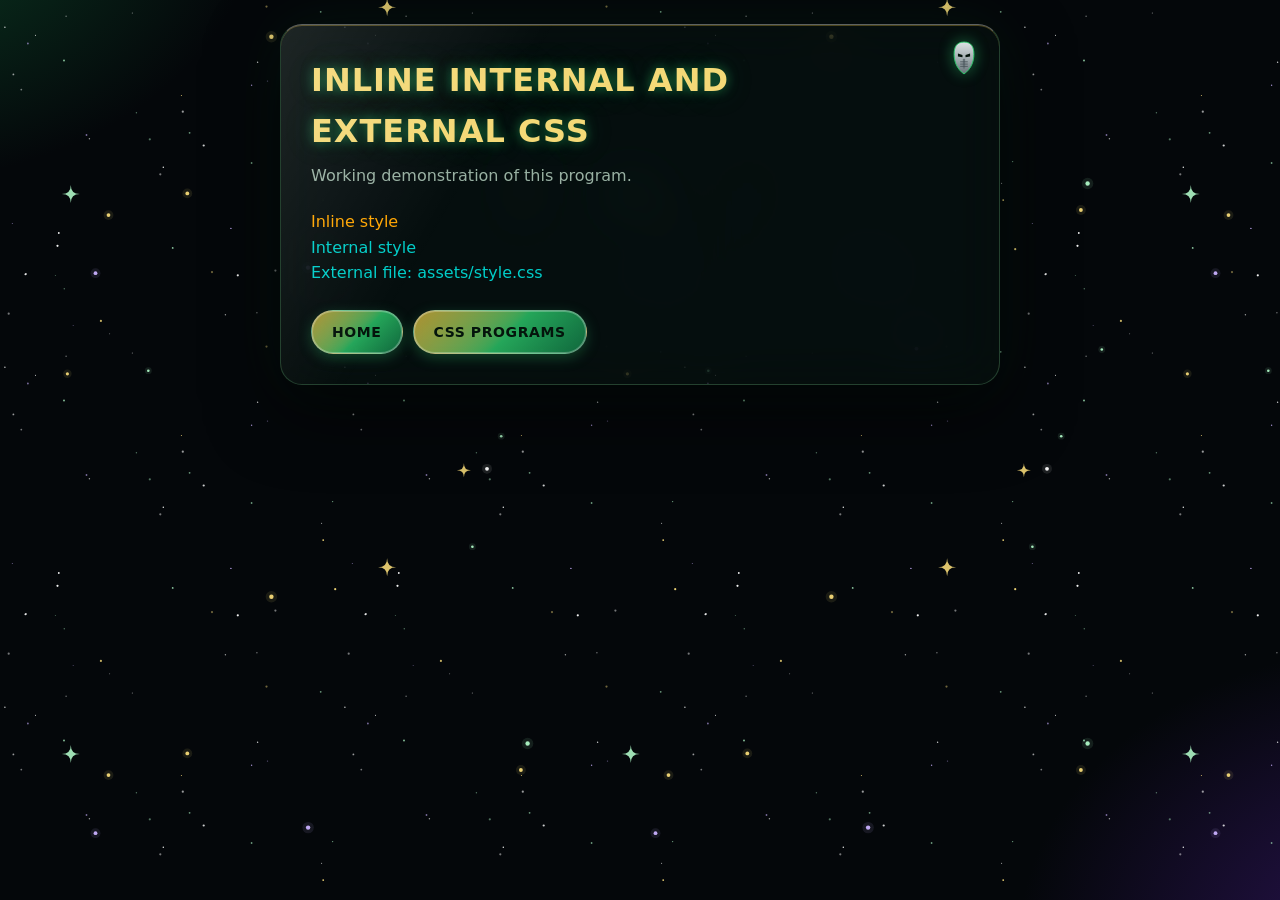
<file: css/css-01-inline-internal-and-external-css.html>
<!doctype html>
<html lang="en">
  <head>
    <meta charset="UTF-8" />
    <meta name="viewport" content="width=device-width, initial-scale=1" />
    <title>Inline Internal and External CSS</title>
    <link rel="stylesheet" href="../assets/style.css" />
    <style>
      p {
        color: #00cec9;
      }
    </style>
  </head>
  <body>
    <div class="wrap">
      <h1>Inline Internal and External CSS</h1>
      <p class="d">Working demonstration of this program.</p>
      <p style="color: orange">Inline style</p>
      <p>Internal style</p>
      <p>External file: assets/style.css</p>
      <nav>
        <a class="btn" href="../index.html">Home</a
        ><a class="btn" href="index.html">CSS Programs</a>
      </nav>
    </div>
  </body>
</html>
</file>
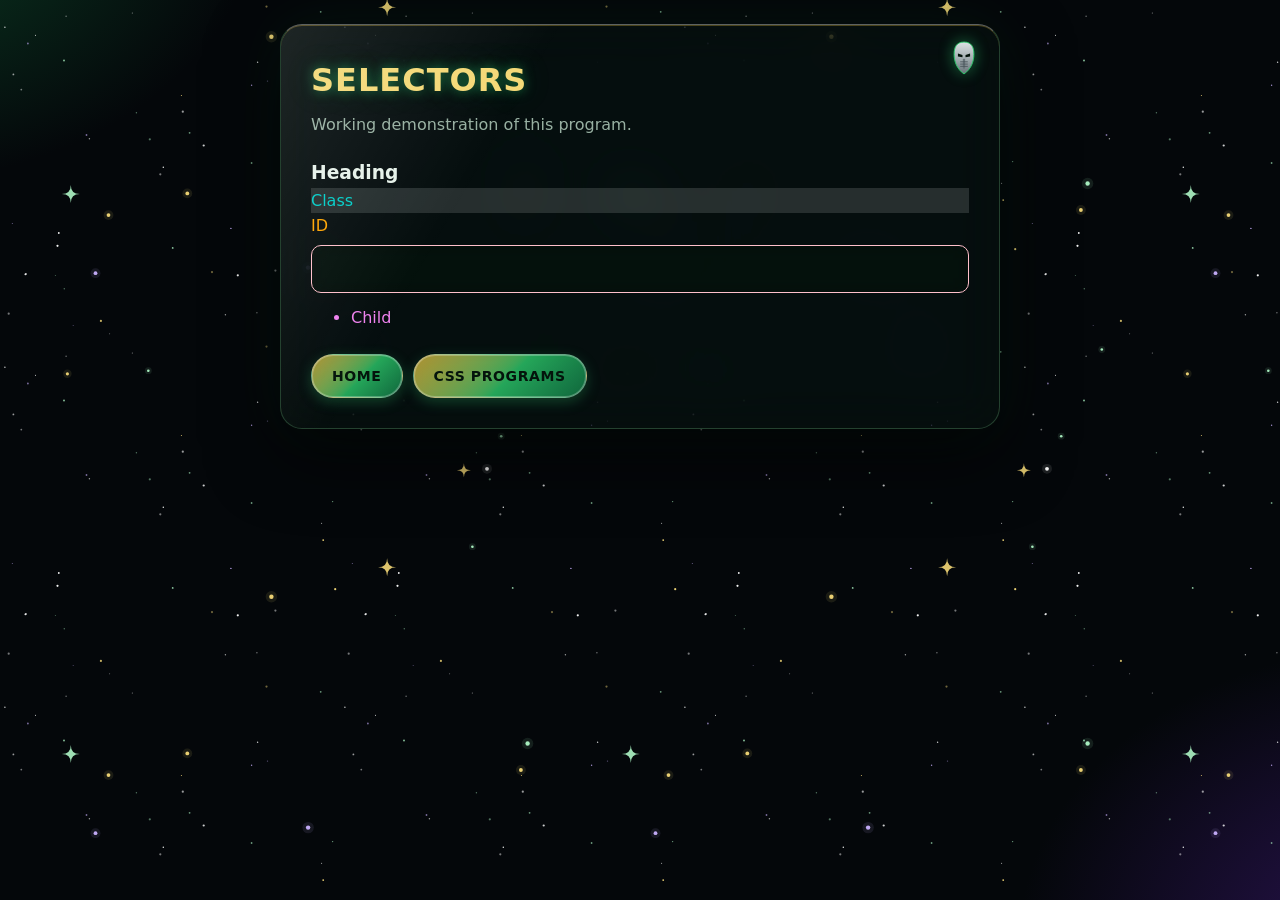
<file: css/css-02-selectors.html>
<!doctype html>
<html lang="en">
  <head>
    <meta charset="UTF-8" />
    <meta name="viewport" content="width=device-width, initial-scale=1" />
    <title>Selectors</title>
    <link rel="stylesheet" href="../assets/style.css" />
    <style>
      .k {
        color: #00cec9;
      }
      #u {
        color: orange;
      }
      input[type="text"] {
        border-color: pink;
      }
      ul > li {
        color: violet;
      }
      h3 + p {
        background: #ffffff22;
      }
    </style>
  </head>
  <body>
    <div class="wrap">
      <h1>Selectors</h1>
      <p class="d">Working demonstration of this program.</p>
      <h3>Heading</h3>
      <p class="k">Class</p>
      <p id="u">ID</p>
      <input type="text" />
      <ul>
        <li>Child</li>
      </ul>
      <nav>
        <a class="btn" href="../index.html">Home</a
        ><a class="btn" href="index.html">CSS Programs</a>
      </nav>
    </div>
  </body>
</html>
</file>
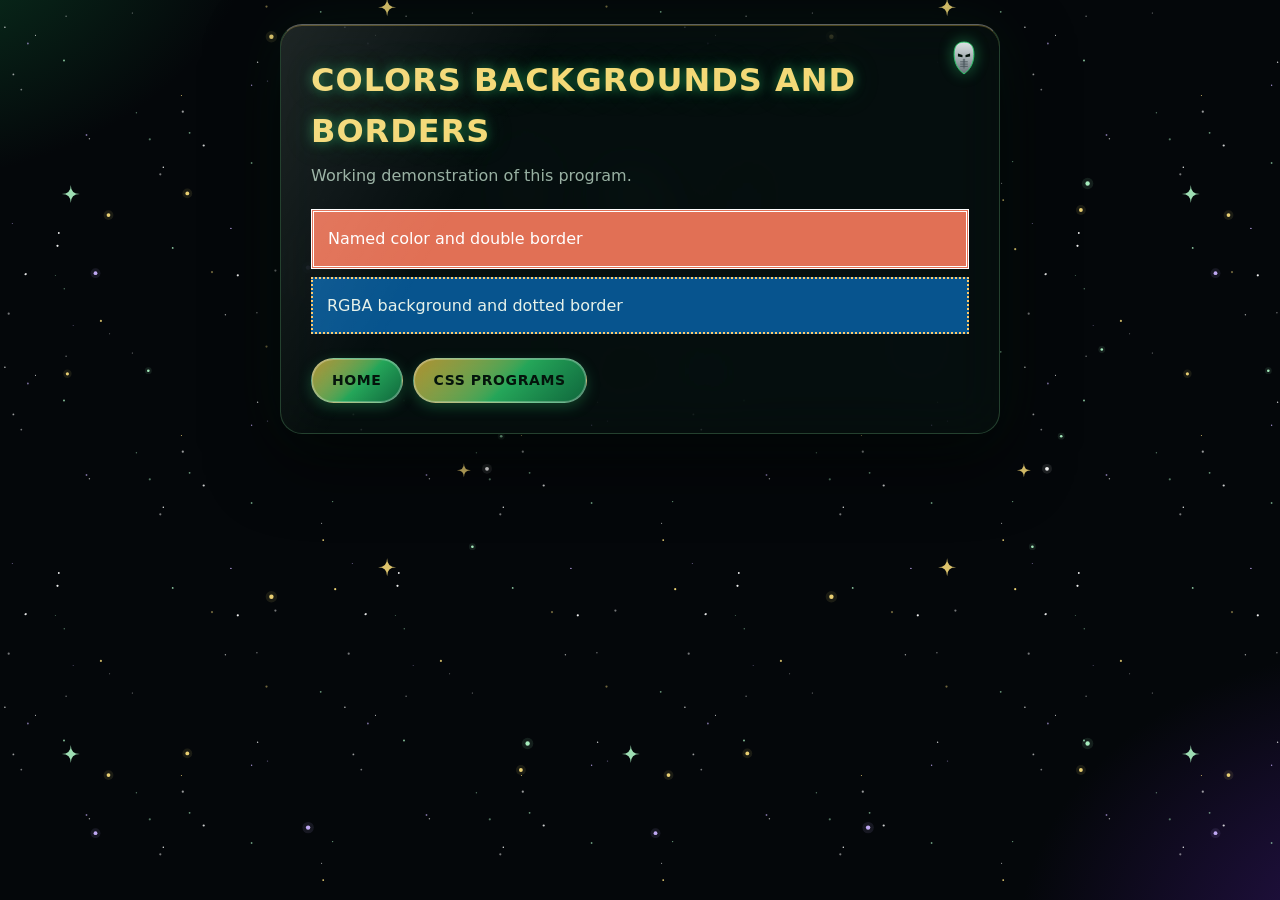
<file: css/css-03-colors-backgrounds-and-borders.html>
<!doctype html>
<html lang="en">
  <head>
    <meta charset="UTF-8" />
    <meta name="viewport" content="width=device-width, initial-scale=1" />
    <title>Colors Backgrounds and Borders</title>
    <link rel="stylesheet" href="../assets/style.css" />
    <style>
      .x {
        padding: 14px;
        margin: 8px 0;
        background: #e17055;
        border: 3px double #fff;
        color: #fff;
      }
      .y {
        background: rgba(9, 132, 227, 0.6);
        border: 2px dotted #fdcb6e;
        padding: 14px;
      }
    </style>
  </head>
  <body>
    <div class="wrap">
      <h1>Colors Backgrounds and Borders</h1>
      <p class="d">Working demonstration of this program.</p>
      <div class="x">Named color and double border</div>
      <div class="y">RGBA background and dotted border</div>
      <nav>
        <a class="btn" href="../index.html">Home</a
        ><a class="btn" href="index.html">CSS Programs</a>
      </nav>
    </div>
  </body>
</html>
</file>
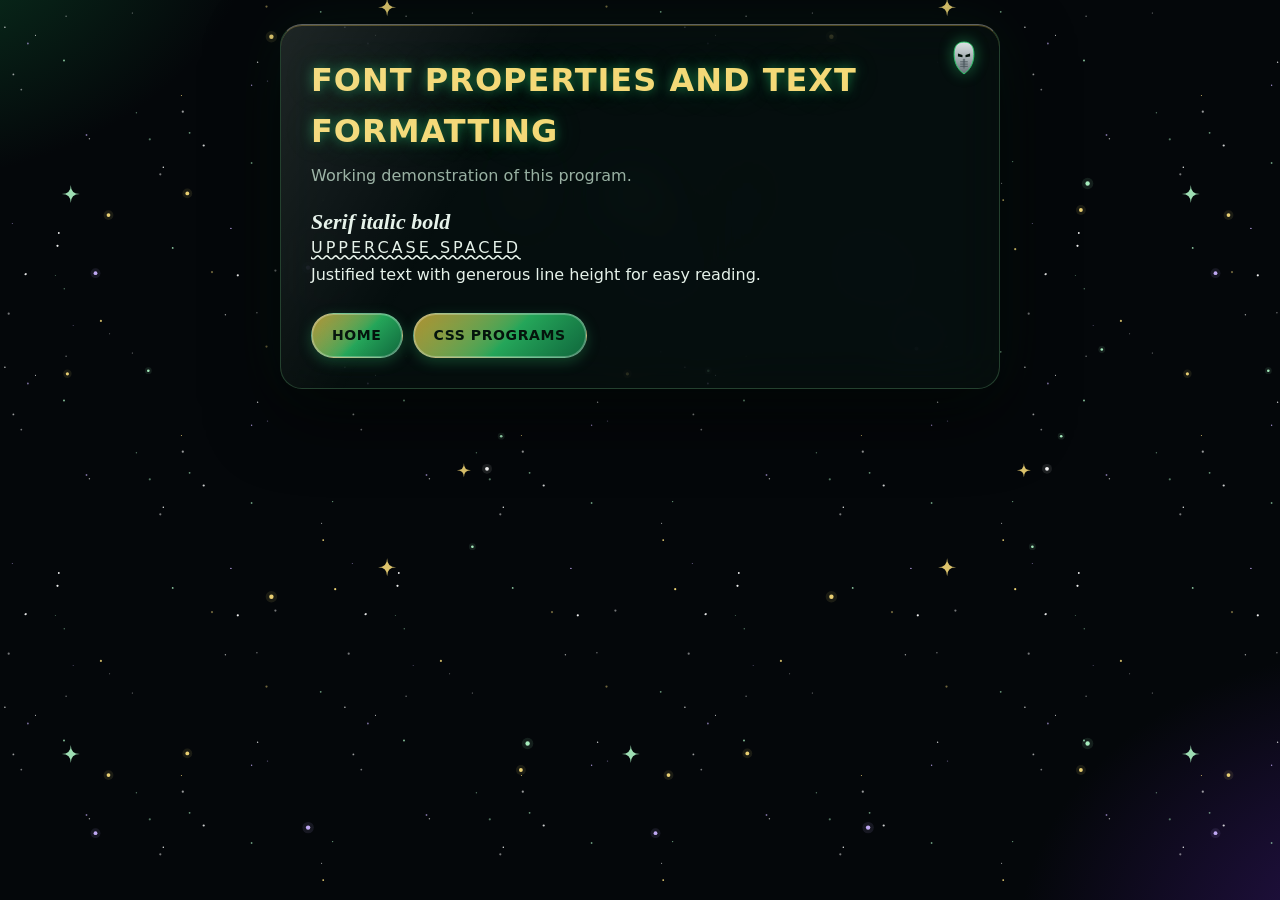
<file: css/css-04-font-properties-and-text-formatting.html>
<!doctype html>
<html lang="en">
  <head>
    <meta charset="UTF-8" />
    <meta name="viewport" content="width=device-width, initial-scale=1" />
    <title>Font Properties and Text Formatting</title>
    <link rel="stylesheet" href="../assets/style.css" />
    <style>
      .a {
        font: italic 700 22px Georgia;
      }
      .b {
        text-transform: uppercase;
        letter-spacing: 3px;
        text-decoration: underline wavy;
      }
      .c {
        text-align: justify;
        line-height: 1.8;
      }
    </style>
  </head>
  <body>
    <div class="wrap">
      <h1>Font Properties and Text Formatting</h1>
      <p class="d">Working demonstration of this program.</p>
      <p class="a">Serif italic bold</p>
      <p class="b">Uppercase spaced</p>
      <p class="c">
        Justified text with generous line height for easy reading.
      </p>
      <nav>
        <a class="btn" href="../index.html">Home</a
        ><a class="btn" href="index.html">CSS Programs</a>
      </nav>
    </div>
  </body>
</html>
</file>
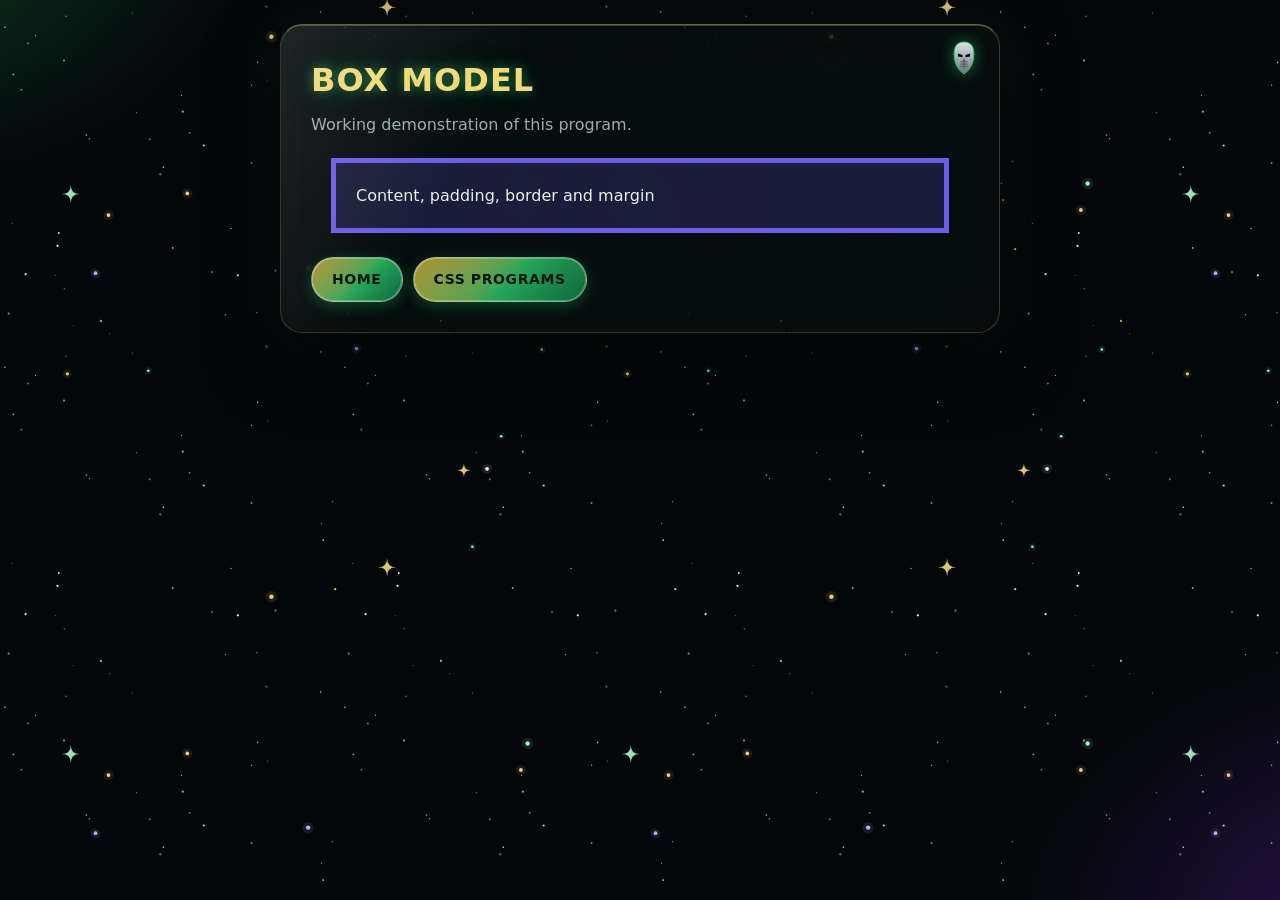
<file: css/css-05-box-model.html>
<!doctype html>
<html lang="en">
  <head>
    <meta charset="UTF-8" />
    <meta name="viewport" content="width=device-width, initial-scale=1" />
    <title>Box Model</title>
    <link rel="stylesheet" href="../assets/style.css" />
    <style>
      .b {
        margin: 20px;
        padding: 20px;
        border: 5px solid #6c5ce7;
        background: #6c5ce733;
      }
    </style>
  </head>
  <body>
    <div class="wrap">
      <h1>Box Model</h1>
      <p class="d">Working demonstration of this program.</p>
      <div class="b">Content, padding, border and margin</div>
      <nav>
        <a class="btn" href="../index.html">Home</a
        ><a class="btn" href="index.html">CSS Programs</a>
      </nav>
    </div>
  </body>
</html>
</file>
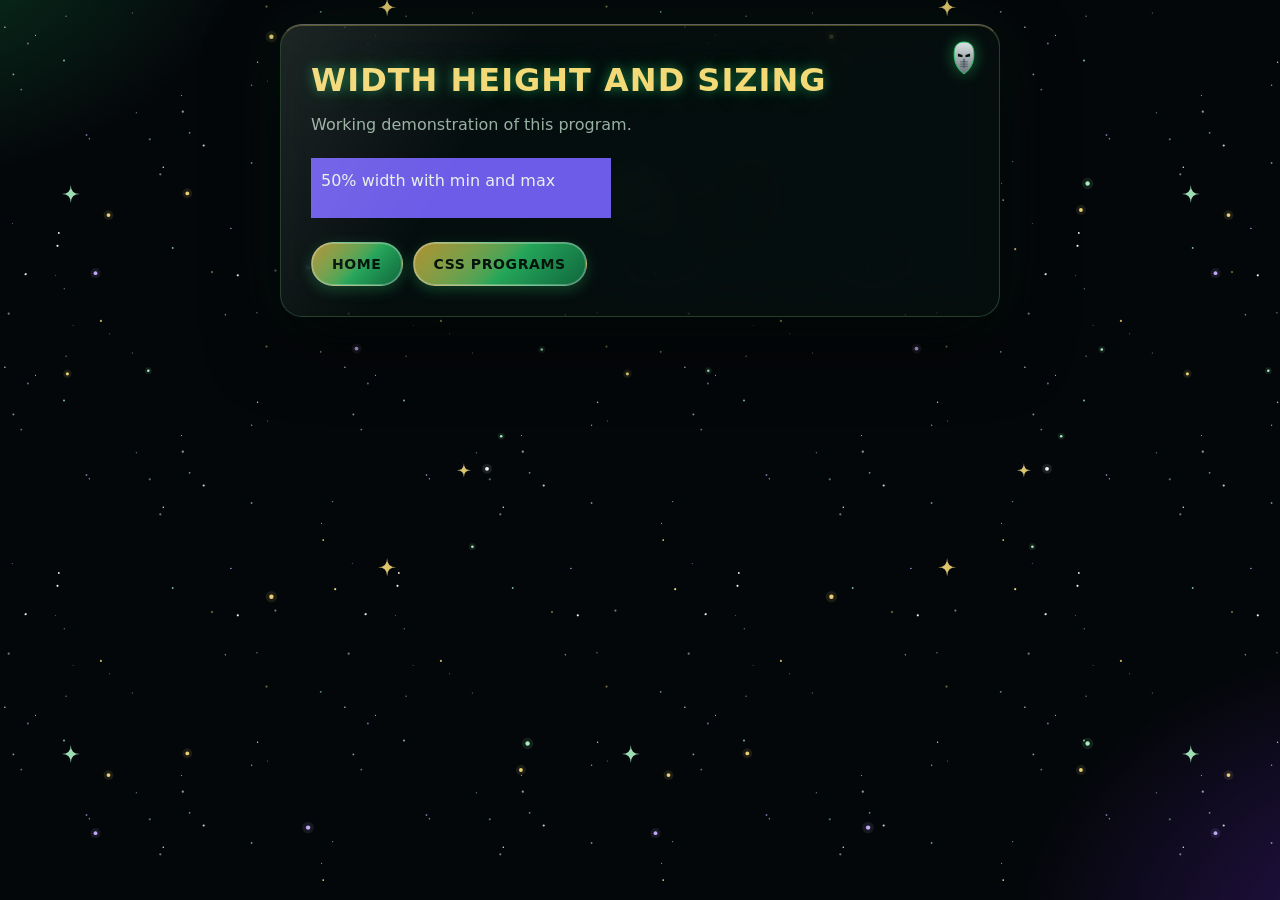
<file: css/css-06-width-height-and-sizing.html>
<!doctype html>
<html lang="en">
  <head>
    <meta charset="UTF-8" />
    <meta name="viewport" content="width=device-width, initial-scale=1" />
    <title>Width Height and Sizing</title>
    <link rel="stylesheet" href="../assets/style.css" />
    <style>
      .s {
        width: 50%;
        min-width: 120px;
        max-width: 300px;
        height: 60px;
        background: #6c5ce7;
        box-sizing: border-box;
        padding: 10px;
      }
    </style>
  </head>
  <body>
    <div class="wrap">
      <h1>Width Height and Sizing</h1>
      <p class="d">Working demonstration of this program.</p>
      <div class="s">50% width with min and max</div>
      <nav>
        <a class="btn" href="../index.html">Home</a
        ><a class="btn" href="index.html">CSS Programs</a>
      </nav>
    </div>
  </body>
</html>
</file>
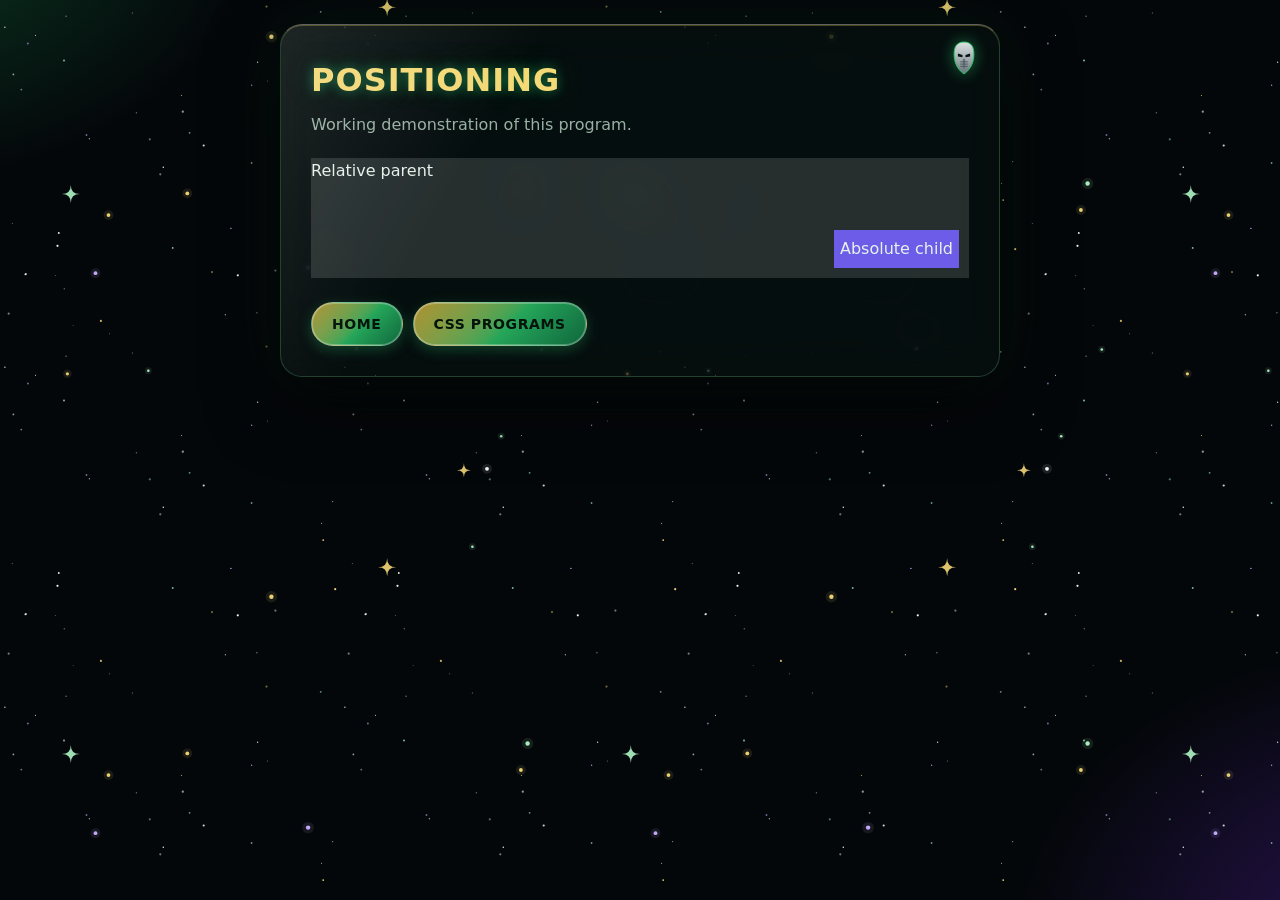
<file: css/css-07-positioning.html>
<!doctype html>
<html lang="en">
  <head>
    <meta charset="UTF-8" />
    <meta name="viewport" content="width=device-width, initial-scale=1" />
    <title>Positioning</title>
    <link rel="stylesheet" href="../assets/style.css" />
    <style>
      .p {
        position: relative;
        height: 120px;
        background: #ffffff22;
      }
      .c {
        position: absolute;
        right: 10px;
        bottom: 10px;
        background: #6c5ce7;
        padding: 6px;
      }
    </style>
  </head>
  <body>
    <div class="wrap">
      <h1>Positioning</h1>
      <p class="d">Working demonstration of this program.</p>
      <div class="p">
        Relative parent
        <div class="c">Absolute child</div>
      </div>
      <nav>
        <a class="btn" href="../index.html">Home</a
        ><a class="btn" href="index.html">CSS Programs</a>
      </nav>
    </div>
  </body>
</html>
</file>
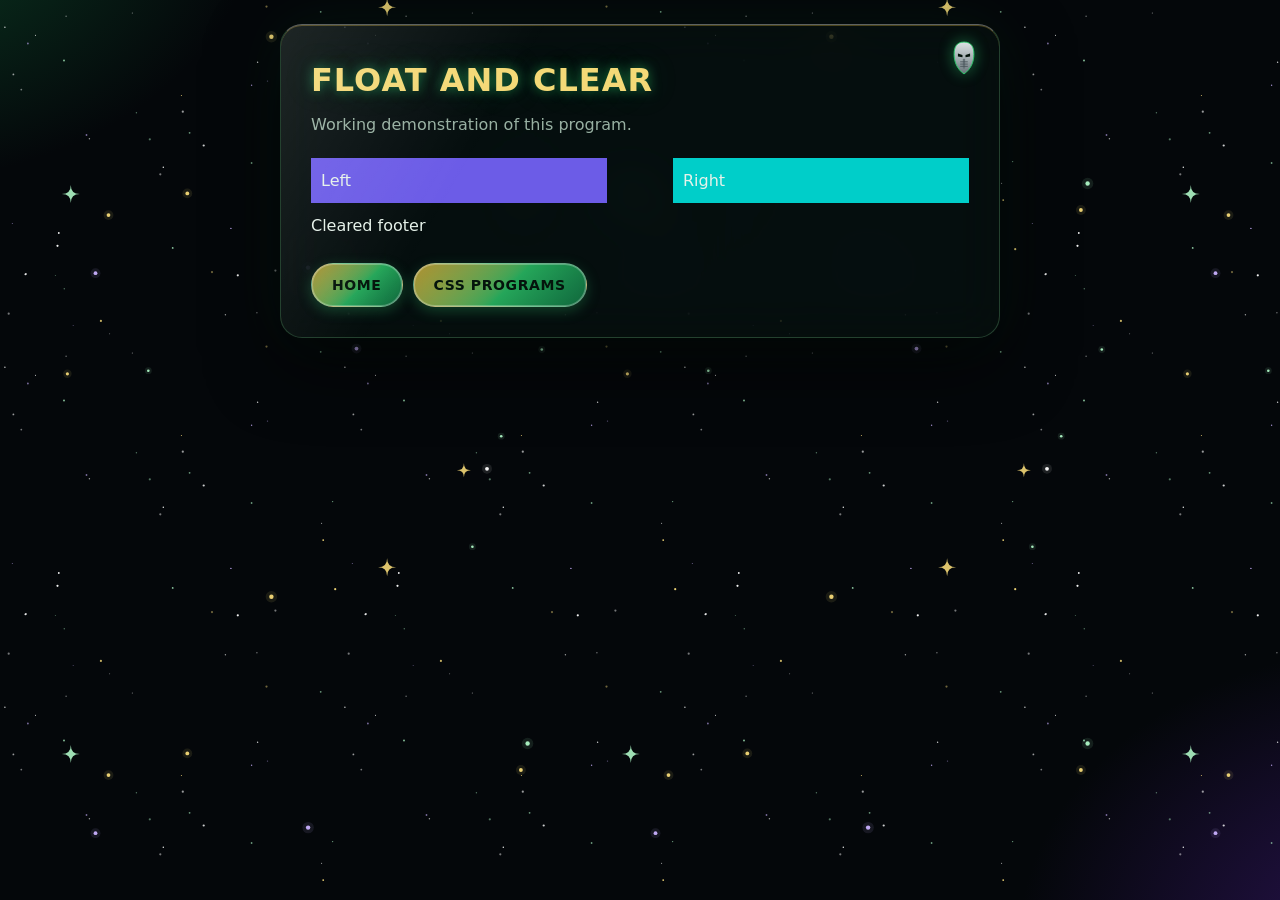
<file: css/css-08-float-and-clear.html>
<!doctype html>
<html lang="en">
  <head>
    <meta charset="UTF-8" />
    <meta name="viewport" content="width=device-width, initial-scale=1" />
    <title>Float and Clear</title>
    <link rel="stylesheet" href="../assets/style.css" />
    <style>
      .l {
        float: left;
        width: 45%;
        background: #6c5ce7;
        padding: 10px;
      }
      .r {
        float: right;
        width: 45%;
        background: #00cec9;
        padding: 10px;
      }
      .cl {
        clear: both;
        padding-top: 10px;
      }
    </style>
  </head>
  <body>
    <div class="wrap">
      <h1>Float and Clear</h1>
      <p class="d">Working demonstration of this program.</p>
      <div class="l">Left</div>
      <div class="r">Right</div>
      <div class="cl">Cleared footer</div>
      <nav>
        <a class="btn" href="../index.html">Home</a
        ><a class="btn" href="index.html">CSS Programs</a>
      </nav>
    </div>
  </body>
</html>
</file>
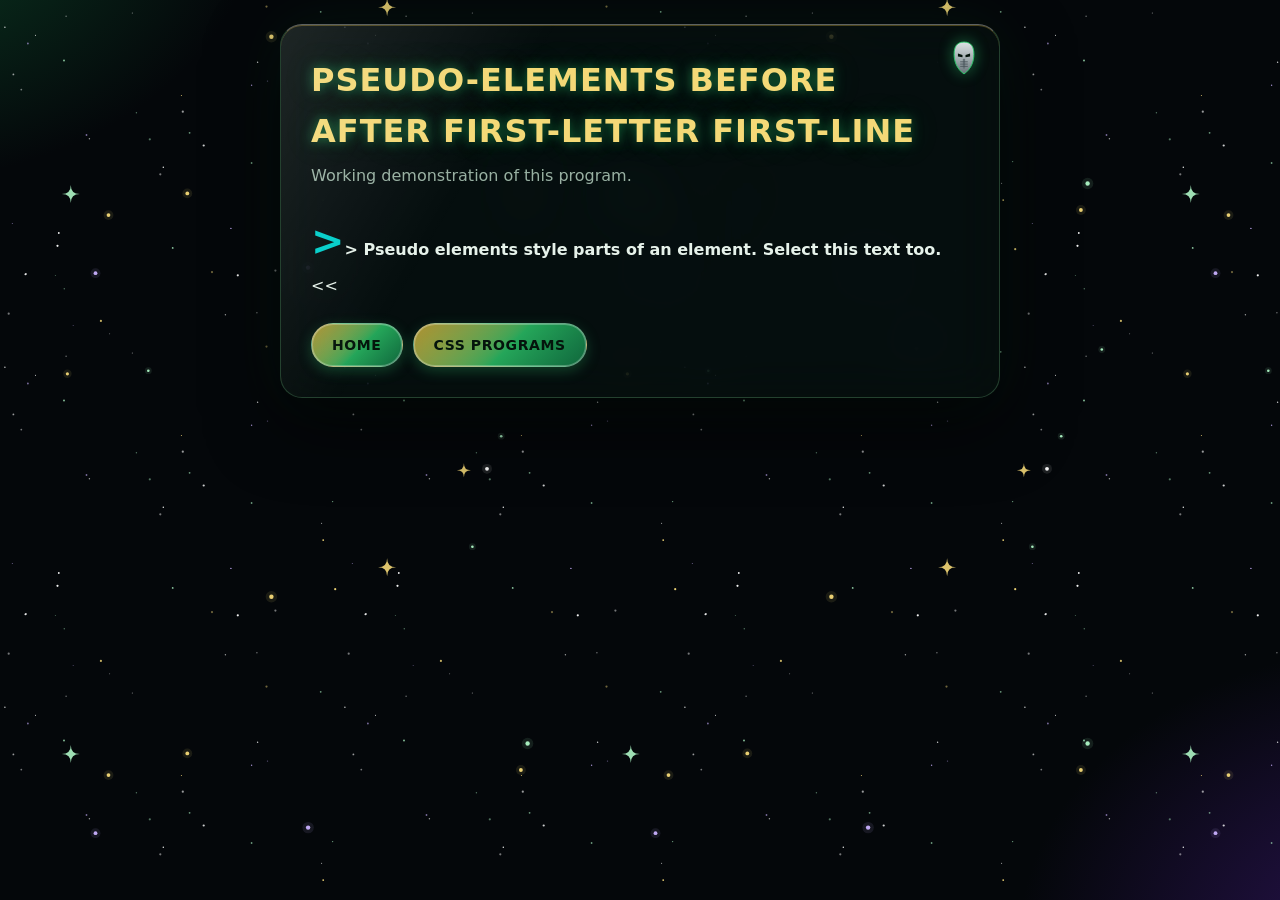
<file: css/css-11-pseudo-elements-before-after-first-letter-first-line.html>
<!doctype html>
<html lang="en">
  <head>
    <meta charset="UTF-8" />
    <meta name="viewport" content="width=device-width, initial-scale=1" />
    <title>Pseudo-elements before after first-letter first-line</title>
    <link rel="stylesheet" href="../assets/style.css" />
    <style>
      p.pe::first-letter {
        font-size: 40px;
        color: #00cec9;
      }
      p.pe::first-line {
        font-weight: bold;
      }
      p.pe::before {
        content: ">> ";
      }
      p.pe::after {
        content: " <<";
      }
      p.pe::selection {
        background: #fd79a8;
      }
    </style>
  </head>
  <body>
    <div class="wrap">
      <h1>Pseudo-elements before after first-letter first-line</h1>
      <p class="d">Working demonstration of this program.</p>
      <p class="pe">
        Pseudo elements style parts of an element. Select this text too.
      </p>
      <nav>
        <a class="btn" href="../index.html">Home</a
        ><a class="btn" href="index.html">CSS Programs</a>
      </nav>
    </div>
  </body>
</html>
</file>
<file: assets/home.css>
/* ===== GOD EMPEROR DOOM THEME — hub / listing pages ===== */
* {
  box-sizing: border-box;
  margin: 0;
}

:root {
  --doom: #2fd16f; /* arcane doom green */
  --doom2: #7ef0a8; /* bright emerald energy */
  --regal: #d4af37; /* imperial gold */
  --regal2: #f4d977; /* bright gold */
  --arcane: #9b4dff; /* sorcery purple */
  --space: #04070a; /* void black-green */
  --panel: #0c1410;
  --line: #24412f;
  --star: #ffffff;
  --gold: #d4af37;
  --ink: #04140c;
}

html {
  scrollbar-color: #2f5c40 #050a07;
}
::selection {
  background: #2fd16f;
  color: #04140c;
}

/* arcane starfield over the void of Battleworld (two layers, fixed) */
html::before,
html::after {
  content: "";
  position: fixed;
  inset: 0;
  z-index: -1;
  pointer-events: none;
}
html::before {
  background-image: url("data:image/svg+xml;utf8,<svg xmlns='http://www.w3.org/2000/svg' width='340' height='340' viewBox='0 0 340 340'><circle cx='58.8' cy='233.0' r='0.9' fill='%23ffffff' opacity='0.95'/><circle cx='332.6' cy='161.6' r='0.7' fill='%23aef7c6' opacity='0.6'/><circle cx='8.7' cy='313.7' r='1.1' fill='%23ffffff' opacity='0.45'/><circle cx='267.5' cy='81.1' r='0.7' fill='%23c9b0ff' opacity='0.45'/><circle cx='335.2' cy='249.2' r='1.1' fill='%23f4d977' opacity='0.95'/><circle cx='321.6' cy='183.3' r='0.5' fill='%23ffffff' opacity='0.8'/><circle cx='55.4' cy='275.4' r='0.5' fill='%23aef7c6' opacity='0.45'/><circle cx='57.5' cy='245.8' r='1.1' fill='%23ffffff' opacity='0.95'/><circle cx='66.1' cy='16.3' r='0.7' fill='%23ffffff' opacity='0.45'/><circle cx='73.2' cy='325.6' r='0.5' fill='%23c9b0ff' opacity='0.45'/><circle cx='189.6' cy='132.8' r='0.9' fill='%23aef7c6' opacity='0.6'/><circle cx='100.9' cy='320.9' r='1.1' fill='%23f4d977' opacity='0.8'/><circle cx='132.3' cy='12.9' r='0.5' fill='%23ffffff' opacity='0.6'/><circle cx='4.9' cy='27.3' r='0.7' fill='%23ffffff' opacity='0.8'/><circle cx='64.0' cy='60.5' r='0.9' fill='%23aef7c6' opacity='0.8'/><circle cx='256.9' cy='312.7' r='0.7' fill='%23ffffff' opacity='0.45'/><circle cx='25.8' cy='274.1' r='1.1' fill='%23ffffff' opacity='0.8'/><circle cx='230.9' cy='228.4' r='0.7' fill='%23c9b0ff' opacity='0.95'/><circle cx='323.2' cy='200.1' r='0.9' fill='%23f4d977' opacity='0.95'/><circle cx='225.4' cy='314.8' r='0.7' fill='%23ffffff' opacity='0.6'/><circle cx='149.8' cy='139.3' r='1.1' fill='%23aef7c6' opacity='0.45'/><circle cx='21.3' cy='89.6' r='0.9' fill='%23ffffff' opacity='0.45'/><circle cx='86.5' cy='135.0' r='0.9' fill='%23c9b0ff' opacity='0.6'/><circle cx='251.6' cy='163.0' r='0.9' fill='%23aef7c6' opacity='0.6'/><circle cx='13.4' cy='74.4' r='0.9' fill='%23ffffff' opacity='0.6'/><circle cx='203.7' cy='145.5' r='1.1' fill='%23ffffff' opacity='0.8'/><circle cx='181.4' cy='95.6' r='0.5' fill='%23f4d977' opacity='0.95'/><circle cx='320.7' cy='11.8' r='0.9' fill='%23aef7c6' opacity='0.6'/><circle cx='89.4' cy='138.7' r='0.7' fill='%23ffffff' opacity='0.6'/><circle cx='35.5' cy='35.2' r='0.5' fill='%23ffffff' opacity='0.95'/><circle cx='27.9' cy='43.5' r='0.9' fill='%23c9b0ff' opacity='0.6'/><circle cx='182.8' cy='111.7' r='1.1' fill='%23ffffff' opacity='0.6'/><circle cx='64.3' cy='288.7' r='0.7' fill='%23aef7c6' opacity='0.45'/><circle cx='266.5' cy='6.6' r='1.1' fill='%23f4d977' opacity='0.45'/><circle cx='257.6' cy='62.2' r='0.7' fill='%23ffffff' opacity='0.8'/><circle cx='251.6' cy='85.2' r='0.7' fill='%23c9b0ff' opacity='0.8'/><circle cx='275.4' cy='270.6' r='1.1' fill='%23ffffff' opacity='0.45'/><circle cx='172.7' cy='247.9' r='0.9' fill='%23aef7c6' opacity='0.8'/><circle cx='25.2' cy='274.5' r='0.7' fill='%23ffffff' opacity='0.8'/><circle cx='109.6' cy='333.7' r='0.5' fill='%23ffffff' opacity='0.45'/><circle cx='212.0' cy='272.1' r='1.1' fill='%23f4d977' opacity='0.45'/><circle cx='160.3' cy='174.3' r='1.1' fill='%23ffffff' opacity='0.45'/><circle cx='12.3' cy='223.6' r='0.5' fill='%23c9b0ff' opacity='0.6'/><circle cx='237.8' cy='275.3' r='1.1' fill='%23ffffff' opacity='0.95'/><circle cx='136.4' cy='112.7' r='0.7' fill='%23aef7c6' opacity='0.45'/><circle cx='163.3' cy='167.3' r='0.7' fill='%23ffffff' opacity='0.95'/></svg>");
  animation: twinkle 5s ease-in-out infinite;
}
html::after {
  background-image: url("data:image/svg+xml;utf8,<svg xmlns='http://www.w3.org/2000/svg' width='560' height='560' viewBox='0 0 560 560'><circle cx='141.4' cy='506.7' r='5.7' fill='%23f4d977' opacity='0.10'/><circle cx='141.4' cy='506.7' r='2.2' fill='%23f4d977' opacity='0.95'/><circle cx='342.4' cy='456.7' r='3.4' fill='%23aef7c6' opacity='0.10'/><circle cx='342.4' cy='456.7' r='1.3' fill='%23aef7c6' opacity='0.95'/><circle cx='178.1' cy='177.6' r='5.7' fill='%23c9b0ff' opacity='0.10'/><circle cx='178.1' cy='177.6' r='2.2' fill='%23c9b0ff' opacity='0.95'/><circle cx='57.3' cy='103.4' r='4.9' fill='%23f4d977' opacity='0.10'/><circle cx='57.3' cy='103.4' r='1.9' fill='%23f4d977' opacity='0.95'/><circle cx='411.8' cy='259.5' r='3.4' fill='%23aef7c6' opacity='0.10'/><circle cx='411.8' cy='259.5' r='1.3' fill='%23aef7c6' opacity='0.95'/><circle cx='390.9' cy='120.0' r='4.9' fill='%23f4d977' opacity='0.10'/><circle cx='390.9' cy='120.0' r='1.9' fill='%23f4d977' opacity='0.95'/><circle cx='357.0' cy='378.8' r='4.9' fill='%23ffffff' opacity='0.10'/><circle cx='357.0' cy='378.8' r='1.9' fill='%23ffffff' opacity='0.95'/><circle cx='525.5' cy='183.2' r='4.9' fill='%23c9b0ff' opacity='0.10'/><circle cx='525.5' cy='183.2' r='1.9' fill='%23c9b0ff' opacity='0.95'/><circle cx='497.4' cy='283.8' r='4.2' fill='%23f4d977' opacity='0.10'/><circle cx='497.4' cy='283.8' r='1.6' fill='%23f4d977' opacity='0.95'/><circle cx='397.6' cy='93.5' r='5.7' fill='%23aef7c6' opacity='0.10'/><circle cx='397.6' cy='93.5' r='2.2' fill='%23aef7c6' opacity='0.95'/><circle cx='226.5' cy='258.6' r='4.9' fill='%23c9b0ff' opacity='0.10'/><circle cx='226.5' cy='258.6' r='1.9' fill='%23c9b0ff' opacity='0.95'/><circle cx='371.2' cy='346.2' r='3.4' fill='%23aef7c6' opacity='0.10'/><circle cx='371.2' cy='346.2' r='1.3' fill='%23aef7c6' opacity='0.95'/><circle cx='538.5' cy='125.1' r='4.9' fill='%23f4d977' opacity='0.10'/><circle cx='538.5' cy='125.1' r='1.9' fill='%23f4d977' opacity='0.95'/><circle cx='18.3' cy='280.7' r='3.4' fill='%23aef7c6' opacity='0.10'/><circle cx='18.3' cy='280.7' r='1.3' fill='%23aef7c6' opacity='0.95'/><path d='M333.9 373.2 Q333.9 380.2 340.9 380.2 Q333.9 380.2 333.9 387.2 Q333.9 380.2 326.9 380.2 Q333.9 380.2 333.9 373.2Z' fill='%23f4d977' opacity='0.9'/><path d='M500.8 94.9 Q500.8 103.9 509.8 103.9 Q500.8 103.9 500.8 112.9 Q500.8 103.9 491.8 103.9 Q500.8 103.9 500.8 94.9Z' fill='%23aef7c6' opacity='0.9'/><path d='M257.1 468.2 Q257.1 477.2 266.1 477.2 Q257.1 477.2 257.1 486.2 Q257.1 477.2 248.1 477.2 Q257.1 477.2 257.1 468.2Z' fill='%23f4d977' opacity='0.9'/></svg>");
  background-position: 130px 90px;
  animation: twinkle 7s ease-in-out -2.5s infinite;
}
@keyframes twinkle {
  0%,
  100% {
    opacity: 1;
  }
  50% {
    opacity: 0.4;
  }
}

body.hub {
  min-height: 100vh;
  font:
    16px/1.6 "Segoe UI",
    system-ui,
    sans-serif;
  color: #e6f2ea;
  background:
    radial-gradient(
      ellipse 900px 600px at 15% -10%,
      #0b3d24 0%,
      transparent 60%
    ),
    radial-gradient(
      ellipse 900px 700px at 110% 10%,
      #2a1352 0%,
      transparent 55%
    ),
    radial-gradient(ellipse 800px 600px at 0% 110%, #3a2f07 0%, transparent 60%),
    var(--space);
  overflow-x: hidden;
  position: relative;
}

/* the Doom aura burning in the top-left corner */
body.hub::before {
  content: "";
  position: fixed;
  top: -420px;
  left: -420px;
  width: 720px;
  height: 720px;
  border-radius: 50%;
  background: radial-gradient(
    circle,
    #d9ffe9 0%,
    #7ef0a8 8%,
    #2fd16f 16%,
    #14804a 28%,
    rgba(47, 209, 111, 0.22) 45%,
    transparent 68%
  );
  opacity: 0.7;
  z-index: -1;
  pointer-events: none;
  animation: sunpulse 6s ease-in-out infinite alternate;
}
/* the great seal of Battleworld, slowly turning in the bottom-right corner */
body.hub::after {
  content: "";
  position: fixed;
  bottom: -330px;
  right: -330px;
  width: 760px;
  height: 760px;
  background-image: url("data:image/svg+xml;utf8,<svg xmlns='http://www.w3.org/2000/svg' viewBox='0 0 760 760'><g fill='none' stroke='%232fd16f' stroke-opacity='0.16' stroke-width='1.4'><circle cx='380' cy='380' r='90'/><circle cx='380' cy='380' r='150' stroke-dasharray='4 8'/><circle cx='380' cy='380' r='215'/><circle cx='380' cy='380' r='285' stroke-dasharray='4 8' stroke='%23d4af37' stroke-opacity='0.14'/><circle cx='380' cy='380' r='355' stroke='%239b4dff' stroke-opacity='0.12'/></g><g opacity='0.5'><path d='M380 300 L420 380 L380 460 L340 380 Z' fill='none' stroke='%23d4af37' stroke-opacity='0.35' stroke-width='2'/><circle cx='380' cy='380' r='46' fill='%232fd16f' opacity='0.14'/><circle cx='380' cy='380' r='24' fill='%237ef0a8' opacity='0.30'/></g><g fill='%23f4d977'><circle cx='380' cy='230' r='4' opacity='0.6'/><circle cx='530' cy='380' r='4' opacity='0.6'/><circle cx='380' cy='530' r='4' opacity='0.6'/><circle cx='230' cy='380' r='4' opacity='0.6'/></g></svg>");
  background-repeat: no-repeat;
  background-size: contain;
  z-index: -1;
  opacity: 0.9;
  pointer-events: none;
  animation: drift 260s linear infinite;
}
@keyframes sunpulse {
  from {
    transform: scale(1);
  }
  to {
    transform: scale(1.07);
  }
}
@keyframes drift {
  to {
    transform: rotate(360deg);
  }
}
@media (max-width: 700px) {
  body.hub::before {
    top: -470px;
    left: -470px;
  }
  body.hub::after {
    bottom: -400px;
    right: -400px;
    opacity: 0.6;
  }
}
@media (prefers-reduced-motion: reduce) {
  html::before,
  html::after,
  body.hub::before,
  body.hub::after,
  .solar,
  .solar * {
    animation: none;
  }
}

main {
  width: min(1100px, 92%);
  margin: 0 auto;
  padding: 60px 0;
}

.hero {
  text-align: center;
  margin-bottom: 52px;
  position: relative;
}
.hero small {
  letter-spacing: 6px;
  color: var(--regal2);
  text-transform: uppercase;
  font-weight: 700;
}
.hero h1 {
  font-family: "Segoe UI", system-ui, sans-serif;
  font-weight: 900;
  text-transform: uppercase;
  font-size: clamp(2.2rem, 6.4vw, 4.6rem);
  line-height: 1.05;
  margin: 16px 0;
  letter-spacing: 1px;
  color: #7ef0a8; /* fallback when gradient text is unsupported */
  background: linear-gradient(90deg, #f4d977 0%, #7ef0a8 45%, #9b4dff 100%);
  -webkit-background-clip: text;
  background-clip: text;
  -webkit-text-fill-color: transparent;
  filter: drop-shadow(0 0 16px #2fd16f66) drop-shadow(0 6px 18px #00000090);
}
.hero p {
  opacity: 0.85;
  color: #a9c3b3;
}

/* Doom mask emblem badge */
.hero::before {
  content: "";
  display: block;
  width: 78px;
  height: 78px;
  margin: 0 auto 18px;
  border-radius: 50%;
  background:
    url("data:image/svg+xml;utf8,<svg xmlns='http://www.w3.org/2000/svg' viewBox='0 0 100 100'><defs><linearGradient id='m' x1='0' y1='0' x2='0' y2='1'><stop offset='0' stop-color='%23e9eef0'/><stop offset='0.5' stop-color='%23aeb9bd'/><stop offset='1' stop-color='%236d7a7f'/></linearGradient></defs><path d='M50 8 C30 8 24 22 24 40 C24 58 30 78 50 92 C70 78 76 58 76 40 C76 22 70 8 50 8 Z' fill='url(%23m)' stroke='%232fd16f' stroke-width='2.5'/><path d='M34 38 L46 42 L46 48 L34 46 Z' fill='%2304140c'/><path d='M66 38 L54 42 L54 48 L66 46 Z' fill='%2304140c'/><rect x='47' y='52' width='6' height='26' rx='2' fill='%236d7a7f'/><path d='M40 60 L60 60 M40 66 L60 66 M40 72 L60 72' stroke='%2348545a' stroke-width='2'/></svg>"),
    radial-gradient(circle at 50% 40%, #10241a 0%, #04070a 72%);
  background-repeat: no-repeat;
  background-position: center;
  background-size:
    72% 72%,
    100% 100%;
  border: 2px solid rgba(255, 255, 255, 0.3);
  backdrop-filter: blur(8px);
  -webkit-backdrop-filter: blur(8px);
  box-shadow:
    0 0 0 4px rgba(8, 19, 13, 0.5),
    0 0 30px #2fd16f88,
    inset 0 1px 0 rgba(255, 255, 255, 0.25);
}

/* animated arcane reactor (used at the top of the home page) */
.hero.home-hero::before {
  display: none;
}
.solar {
  position: relative;
  width: 220px;
  height: 220px;
  margin: 0 auto 18px;
}
.solar .sun {
  position: absolute;
  left: 50%;
  top: 50%;
  width: 44px;
  height: 44px;
  margin: -22px 0 0 -22px;
  border-radius: 8px;
  background: url("data:image/svg+xml;utf8,<svg xmlns='http://www.w3.org/2000/svg' viewBox='0 0 100 100'><defs><linearGradient id='m' x1='0' y1='0' x2='0' y2='1'><stop offset='0' stop-color='%23e9eef0'/><stop offset='0.5' stop-color='%23aeb9bd'/><stop offset='1' stop-color='%236d7a7f'/></linearGradient></defs><path d='M50 8 C30 8 24 22 24 40 C24 58 30 78 50 92 C70 78 76 58 76 40 C76 22 70 8 50 8 Z' fill='url(%23m)'/><path d='M34 38 L46 42 L46 48 L34 46 Z' fill='%2304140c'/><path d='M66 38 L54 42 L54 48 L66 46 Z' fill='%2304140c'/><rect x='47' y='52' width='6' height='26' rx='2' fill='%236d7a7f'/><path d='M40 60 L60 60 M40 66 L60 66 M40 72 L60 72' stroke='%2348545a' stroke-width='2'/></svg>")
    center / contain no-repeat;
  box-shadow:
    0 0 22px 6px #2fd16faa,
    0 0 60px 14px #2fd16f55;
  animation: sunpulse 4s ease-in-out infinite alternate;
}
.solar .orbit {
  position: absolute;
  left: 50%;
  top: 50%;
  border-radius: 50%;
  border: 1px solid rgba(47, 209, 111, 0.18);
  animation: drift linear infinite;
}
.solar .orbit i {
  position: absolute;
  top: 0;
  left: 50%;
  border-radius: 50%;
  transform: translate(-50%, -50%);
}
.solar .o1 {
  width: 66px;
  height: 66px;
  margin: -33px 0 0 -33px;
  animation-duration: 5s;
  animation-delay: -1s;
}
.solar .o1 i {
  width: 6px;
  height: 6px;
  background: #d4af37;
  box-shadow: 0 0 8px #d4af37;
}
.solar .o2 {
  width: 98px;
  height: 98px;
  margin: -49px 0 0 -49px;
  animation-duration: 9s;
  animation-delay: -4s;
}
.solar .o2 i {
  width: 9px;
  height: 9px;
  background: #9b4dff;
  box-shadow: 0 0 10px #9b4dff;
}
.solar .o3 {
  width: 134px;
  height: 134px;
  margin: -67px 0 0 -67px;
  animation-duration: 14s;
  animation-delay: -9s;
}
.solar .o3 i {
  width: 10px;
  height: 10px;
  background: radial-gradient(circle at 35% 30%, #d9ffe9, #2fd16f 70%);
  box-shadow: 0 0 10px #2fd16f;
}
.solar .o4 {
  width: 170px;
  height: 170px;
  margin: -85px 0 0 -85px;
  animation-duration: 22s;
  animation-delay: -3s;
}
.solar .o4 i {
  width: 8px;
  height: 8px;
  background: #f4d977;
  box-shadow: 0 0 10px #d4af37;
}
.solar .o5 {
  width: 216px;
  height: 216px;
  margin: -108px 0 0 -108px;
  animation-duration: 34s;
  animation-delay: -21s;
}
.solar .o5 i {
  width: 15px;
  height: 15px;
  background: linear-gradient(180deg, #9b4dff 30%, #6b2fb3 50%, #9b4dff 70%);
  box-shadow: 0 0 14px #9b4dff;
}

.stats {
  display: flex;
  gap: 12px;
  justify-content: center;
  flex-wrap: wrap;
  margin-bottom: 34px;
}
.stats span {
  padding: 8px 18px;
  border-radius: 999px;
  background: rgba(20, 40, 28, 0.28);
  backdrop-filter: blur(14px) saturate(160%);
  -webkit-backdrop-filter: blur(14px) saturate(160%);
  border: 1px solid rgba(255, 255, 255, 0.14);
  box-shadow: 0 4px 18px rgba(0, 0, 0, 0.35);
  font-size: 14px;
}
.stats b {
  color: var(--regal2);
}

.cards {
  display: grid;
  grid-template-columns: repeat(auto-fit, minmax(260px, 1fr));
  gap: 26px;
}
.card {
  --c: #2fd16f;
  padding: 34px;
  background: linear-gradient(
    160deg,
    rgba(20, 42, 30, 0.32),
    rgba(6, 12, 10, 0.22)
  );
  backdrop-filter: blur(22px) saturate(180%);
  -webkit-backdrop-filter: blur(22px) saturate(180%);
  border: 1px solid rgba(255, 255, 255, 0.14);
  border-top-color: rgba(255, 255, 255, 0.32);
  border-radius: 24px;
  position: relative;
  overflow: hidden;
  box-shadow:
    0 20px 50px rgba(0, 0, 0, 0.45),
    inset 0 1px 0 rgba(255, 255, 255, 0.18),
    inset 0 0 40px rgba(255, 255, 255, 0.02);
  transition: 0.3s;
}
.card::before {
  content: "";
  position: absolute;
  inset: 0;
  border-radius: inherit;
  pointer-events: none;
  background: linear-gradient(
    120deg,
    rgba(255, 255, 255, 0.16) 0%,
    transparent 32%
  );
}
.card::after {
  content: "";
  position: absolute;
  inset: 0;
  border-radius: inherit;
  pointer-events: none;
  background: linear-gradient(
    160deg,
    transparent 55%,
    color-mix(in srgb, var(--c) 22%, transparent)
  );
}
.card:hover {
  transform: translateY(-8px);
  border-color: color-mix(in srgb, var(--c) 55%, rgba(255, 255, 255, 0.3));
  box-shadow:
    0 25px 60px rgba(0, 0, 0, 0.55),
    0 0 45px var(--c),
    inset 0 1px 0 rgba(255, 255, 255, 0.25);
}
/* each card icon is a sigil of Doom, cut from frosted glass */
.ic {
  font-size: 40px;
  width: 78px;
  height: 78px;
  display: grid;
  place-items: center;
  margin-bottom: 20px;
  color: #fff;
  border-radius: 50%;
  background: radial-gradient(
    circle at 35% 30%,
    color-mix(in srgb, var(--c) 60%, transparent),
    rgba(4, 10, 8, 0.35) 78%
  );
  backdrop-filter: blur(10px);
  -webkit-backdrop-filter: blur(10px);
  border: 1px solid rgba(255, 255, 255, 0.25);
  box-shadow:
    0 0 20px var(--c),
    inset -8px -8px 18px rgba(0, 0, 0, 0.35),
    inset 0 1px 0 rgba(255, 255, 255, 0.3);
}
.card h2 {
  margin-bottom: 8px;
  text-transform: uppercase;
  letter-spacing: 1px;
  color: #fff;
}
.card p {
  opacity: 0.85;
  margin-bottom: 26px;
  color: #a9c3b3;
}

.go {
  display: inline-block;
  padding: 12px 28px;
  color: var(--ink);
  text-decoration: none;
  font-weight: 800;
  text-transform: uppercase;
  letter-spacing: 1px;
  background: linear-gradient(
    135deg,
    color-mix(in srgb, var(--regal2) 82%, transparent),
    color-mix(in srgb, var(--regal) 78%, transparent) 55%,
    color-mix(in srgb, #a9821f 78%, transparent)
  );
  backdrop-filter: blur(10px) saturate(160%);
  -webkit-backdrop-filter: blur(10px) saturate(160%);
  border: 1px solid rgba(255, 255, 255, 0.35);
  border-radius: 999px;
  transition: 0.25s;
  box-shadow:
    0 0 0 1px rgba(255, 255, 255, 0.25) inset,
    0 4px 14px rgba(212, 175, 55, 0.35);
}
.go:hover {
  transform: scale(1.06);
  box-shadow: 0 0 25px var(--doom);
}
.go:focus-visible {
  outline: 2px solid #7ef0a8;
  outline-offset: 3px;
}

footer {
  text-align: center;
  margin-top: 56px;
  opacity: 0.6;
  font-size: 13px;
  letter-spacing: 2px;
  text-transform: uppercase;
}

.list h2 {
  margin: 34px 0 12px;
  color: var(--regal2);
  text-transform: uppercase;
  letter-spacing: 1px;
}
.list ol {
  display: grid;
  gap: 9px;
  padding-left: 0;
  list-style: none;
}
.list li a {
  display: block;
  padding: 12px 18px;
  background: rgba(16, 34, 24, 0.28);
  backdrop-filter: blur(16px) saturate(160%);
  -webkit-backdrop-filter: blur(16px) saturate(160%);
  border: 1px solid rgba(255, 255, 255, 0.12);
  border-radius: 12px;
  color: #e6f2ea;
  text-decoration: none;
  transition: 0.2s;
  position: relative;
  border-left: 3px solid var(--doom);
  box-shadow: inset 0 1px 0 rgba(255, 255, 255, 0.12);
}
.list li a:hover {
  background: rgba(24, 50, 34, 0.4);
  border-color: rgba(255, 255, 255, 0.22);
  border-left-color: var(--regal);
  transform: translateX(8px);
  box-shadow:
    0 0 20px rgba(47, 209, 111, 0.4),
    inset 0 1px 0 rgba(255, 255, 255, 0.2);
}
.top {
  margin-bottom: 30px;
}

pre.code {
  background: rgba(4, 10, 8, 0.35);
  backdrop-filter: blur(16px) saturate(160%);
  -webkit-backdrop-filter: blur(16px) saturate(160%);
  padding: 18px;
  border-radius: 10px;
  overflow: auto;
  line-height: 1.5;
  margin-top: 16px;
  font-size: 14px;
  border: 1px solid rgba(255, 255, 255, 0.12);
}
</file>
<file: assets/style.css>
/* ===== GOD EMPEROR DOOM THEME — individual program pages ===== */
:root {
  --a: #2fd16f; /* arcane doom green */
  --b: #d4af37; /* imperial gold accent */
  --bg: #060a08; /* void black-green */
  --c: rgba(10, 26, 18, 0.42); /* frosted dread panel */
  --t: #e6f2ea; /* pale light text */
  --line: #24412f; /* seal line */

  /* extra theme tokens */
  --space: #04070a;
  --glow1: #0b3d24; /* doom corona */
  --glow2: #2a1352; /* sorcery nebula */
  --field: #07120c; /* form fields / output boxes */
  --h: #f4d977; /* heading colour — imperial gold */
  --hglow: #2fd16f88;
  --muted: #a9c3b3;
  --ink: #04140c; /* text on gold buttons */
  --link: #7ef0a8;
}
body.light {
  /* "Latverian day" variant used by the theme-switcher programs */
  --a: #14804a;
  --b: #a9821f;
  --bg: #eef6f1;
  --c: rgba(255, 255, 255, 0.55); /* frosted light panel */
  --t: #0d1a12;
  --line: #c6e2d2;
  --space: #eaf5ef;
  --glow1: #d6f5e2;
  --glow2: #e6dcff;
  --field: #f5faf7;
  --h: #14804a;
  --hglow: transparent;
  --muted: #46614f;
  --link: #14804a;
}

* {
  box-sizing: border-box;
  margin: 0;
}
html {
  scrollbar-color: #2f5c40 #050a07;
}
::selection {
  background: #2fd16f;
  color: #04140c;
}

/* arcane starfield over Battleworld (two layers, fixed behind everything) */
html::before,
html::after {
  content: "";
  position: fixed;
  inset: 0;
  z-index: -1;
  pointer-events: none;
}
html::before {
  background-image: url("data:image/svg+xml;utf8,<svg xmlns='http://www.w3.org/2000/svg' width='340' height='340' viewBox='0 0 340 340'><circle cx='58.8' cy='233.0' r='0.9' fill='%23ffffff' opacity='0.95'/><circle cx='332.6' cy='161.6' r='0.7' fill='%23aef7c6' opacity='0.6'/><circle cx='8.7' cy='313.7' r='1.1' fill='%23ffffff' opacity='0.45'/><circle cx='267.5' cy='81.1' r='0.7' fill='%23c9b0ff' opacity='0.45'/><circle cx='335.2' cy='249.2' r='1.1' fill='%23f4d977' opacity='0.95'/><circle cx='321.6' cy='183.3' r='0.5' fill='%23ffffff' opacity='0.8'/><circle cx='55.4' cy='275.4' r='0.5' fill='%23aef7c6' opacity='0.45'/><circle cx='57.5' cy='245.8' r='1.1' fill='%23ffffff' opacity='0.95'/><circle cx='66.1' cy='16.3' r='0.7' fill='%23ffffff' opacity='0.45'/><circle cx='73.2' cy='325.6' r='0.5' fill='%23c9b0ff' opacity='0.45'/><circle cx='189.6' cy='132.8' r='0.9' fill='%23aef7c6' opacity='0.6'/><circle cx='100.9' cy='320.9' r='1.1' fill='%23f4d977' opacity='0.8'/><circle cx='132.3' cy='12.9' r='0.5' fill='%23ffffff' opacity='0.6'/><circle cx='4.9' cy='27.3' r='0.7' fill='%23ffffff' opacity='0.8'/><circle cx='64.0' cy='60.5' r='0.9' fill='%23aef7c6' opacity='0.8'/><circle cx='256.9' cy='312.7' r='0.7' fill='%23ffffff' opacity='0.45'/><circle cx='25.8' cy='274.1' r='1.1' fill='%23ffffff' opacity='0.8'/><circle cx='230.9' cy='228.4' r='0.7' fill='%23c9b0ff' opacity='0.95'/><circle cx='323.2' cy='200.1' r='0.9' fill='%23f4d977' opacity='0.95'/><circle cx='225.4' cy='314.8' r='0.7' fill='%23ffffff' opacity='0.6'/><circle cx='149.8' cy='139.3' r='1.1' fill='%23aef7c6' opacity='0.45'/><circle cx='21.3' cy='89.6' r='0.9' fill='%23ffffff' opacity='0.45'/><circle cx='86.5' cy='135.0' r='0.9' fill='%23c9b0ff' opacity='0.6'/><circle cx='251.6' cy='163.0' r='0.9' fill='%23aef7c6' opacity='0.6'/><circle cx='13.4' cy='74.4' r='0.9' fill='%23ffffff' opacity='0.6'/><circle cx='203.7' cy='145.5' r='1.1' fill='%23ffffff' opacity='0.8'/><circle cx='181.4' cy='95.6' r='0.5' fill='%23f4d977' opacity='0.95'/><circle cx='320.7' cy='11.8' r='0.9' fill='%23aef7c6' opacity='0.6'/><circle cx='89.4' cy='138.7' r='0.7' fill='%23ffffff' opacity='0.6'/><circle cx='35.5' cy='35.2' r='0.5' fill='%23ffffff' opacity='0.95'/><circle cx='27.9' cy='43.5' r='0.9' fill='%23c9b0ff' opacity='0.6'/><circle cx='182.8' cy='111.7' r='1.1' fill='%23ffffff' opacity='0.6'/><circle cx='64.3' cy='288.7' r='0.7' fill='%23aef7c6' opacity='0.45'/><circle cx='266.5' cy='6.6' r='1.1' fill='%23f4d977' opacity='0.45'/><circle cx='257.6' cy='62.2' r='0.7' fill='%23ffffff' opacity='0.8'/><circle cx='251.6' cy='85.2' r='0.7' fill='%23c9b0ff' opacity='0.8'/><circle cx='275.4' cy='270.6' r='1.1' fill='%23ffffff' opacity='0.45'/><circle cx='172.7' cy='247.9' r='0.9' fill='%23aef7c6' opacity='0.8'/><circle cx='25.2' cy='274.5' r='0.7' fill='%23ffffff' opacity='0.8'/><circle cx='109.6' cy='333.7' r='0.5' fill='%23ffffff' opacity='0.45'/><circle cx='212.0' cy='272.1' r='1.1' fill='%23f4d977' opacity='0.45'/><circle cx='160.3' cy='174.3' r='1.1' fill='%23ffffff' opacity='0.45'/><circle cx='12.3' cy='223.6' r='0.5' fill='%23c9b0ff' opacity='0.6'/><circle cx='237.8' cy='275.3' r='1.1' fill='%23ffffff' opacity='0.95'/><circle cx='136.4' cy='112.7' r='0.7' fill='%23aef7c6' opacity='0.45'/><circle cx='163.3' cy='167.3' r='0.7' fill='%23ffffff' opacity='0.95'/></svg>");
  animation: twinkle 5s ease-in-out infinite;
}
html::after {
  background-image: url("data:image/svg+xml;utf8,<svg xmlns='http://www.w3.org/2000/svg' width='560' height='560' viewBox='0 0 560 560'><circle cx='141.4' cy='506.7' r='5.7' fill='%23f4d977' opacity='0.10'/><circle cx='141.4' cy='506.7' r='2.2' fill='%23f4d977' opacity='0.95'/><circle cx='342.4' cy='456.7' r='3.4' fill='%23aef7c6' opacity='0.10'/><circle cx='342.4' cy='456.7' r='1.3' fill='%23aef7c6' opacity='0.95'/><circle cx='178.1' cy='177.6' r='5.7' fill='%23c9b0ff' opacity='0.10'/><circle cx='178.1' cy='177.6' r='2.2' fill='%23c9b0ff' opacity='0.95'/><circle cx='57.3' cy='103.4' r='4.9' fill='%23f4d977' opacity='0.10'/><circle cx='57.3' cy='103.4' r='1.9' fill='%23f4d977' opacity='0.95'/><circle cx='411.8' cy='259.5' r='3.4' fill='%23aef7c6' opacity='0.10'/><circle cx='411.8' cy='259.5' r='1.3' fill='%23aef7c6' opacity='0.95'/><circle cx='390.9' cy='120.0' r='4.9' fill='%23f4d977' opacity='0.10'/><circle cx='390.9' cy='120.0' r='1.9' fill='%23f4d977' opacity='0.95'/><circle cx='357.0' cy='378.8' r='4.9' fill='%23ffffff' opacity='0.10'/><circle cx='357.0' cy='378.8' r='1.9' fill='%23ffffff' opacity='0.95'/><circle cx='525.5' cy='183.2' r='4.9' fill='%23c9b0ff' opacity='0.10'/><circle cx='525.5' cy='183.2' r='1.9' fill='%23c9b0ff' opacity='0.95'/><circle cx='497.4' cy='283.8' r='4.2' fill='%23f4d977' opacity='0.10'/><circle cx='497.4' cy='283.8' r='1.6' fill='%23f4d977' opacity='0.95'/><circle cx='397.6' cy='93.5' r='5.7' fill='%23aef7c6' opacity='0.10'/><circle cx='397.6' cy='93.5' r='2.2' fill='%23aef7c6' opacity='0.95'/><circle cx='226.5' cy='258.6' r='4.9' fill='%23c9b0ff' opacity='0.10'/><circle cx='226.5' cy='258.6' r='1.9' fill='%23c9b0ff' opacity='0.95'/><circle cx='371.2' cy='346.2' r='3.4' fill='%23aef7c6' opacity='0.10'/><circle cx='371.2' cy='346.2' r='1.3' fill='%23aef7c6' opacity='0.95'/><circle cx='538.5' cy='125.1' r='4.9' fill='%23f4d977' opacity='0.10'/><circle cx='538.5' cy='125.1' r='1.9' fill='%23f4d977' opacity='0.95'/><circle cx='18.3' cy='280.7' r='3.4' fill='%23aef7c6' opacity='0.10'/><circle cx='18.3' cy='280.7' r='1.3' fill='%23aef7c6' opacity='0.95'/><path d='M333.9 373.2 Q333.9 380.2 340.9 380.2 Q333.9 380.2 333.9 387.2 Q333.9 380.2 326.9 380.2 Q333.9 380.2 333.9 373.2Z' fill='%23f4d977' opacity='0.9'/><path d='M500.8 94.9 Q500.8 103.9 509.8 103.9 Q500.8 103.9 500.8 112.9 Q500.8 103.9 491.8 103.9 Q500.8 103.9 500.8 94.9Z' fill='%23aef7c6' opacity='0.9'/><path d='M257.1 468.2 Q257.1 477.2 266.1 477.2 Q257.1 477.2 257.1 486.2 Q257.1 477.2 248.1 477.2 Q257.1 477.2 257.1 468.2Z' fill='%23f4d977' opacity='0.9'/></svg>");
  background-position: 130px 90px;
  animation: twinkle 7s ease-in-out -2.5s infinite;
}
html:has(body.light)::before,
html:has(body.light)::after {
  opacity: 0;
  animation: none;
}
@keyframes twinkle {
  0%,
  100% {
    opacity: 1;
  }
  50% {
    opacity: 0.4;
  }
}
@media (prefers-reduced-motion: reduce) {
  html::before,
  html::after {
    animation: none;
  }
}

body {
  font:
    16px/1.6 system-ui,
    sans-serif;
  background:
    radial-gradient(
      ellipse 700px 500px at -10% -10%,
      var(--glow1) 0%,
      transparent 55%
    ),
    radial-gradient(
      ellipse 650px 500px at 110% 105%,
      var(--glow2) 0%,
      transparent 60%
    ),
    var(--space);
  color: var(--t);
  min-height: 100vh;
  display: flex;
  justify-content: center;
  padding: 24px;
}
.wrap {
  width: min(720px, 100%);
  height: fit-content;
  background: var(--c);
  backdrop-filter: blur(24px) saturate(180%);
  -webkit-backdrop-filter: blur(24px) saturate(180%);
  border: 1px solid var(--line);
  border-top-color: rgba(255, 255, 255, 0.35);
  border-radius: 22px;
  padding: 30px;
  position: relative;
  overflow: hidden;
  box-shadow:
    0 25px 70px #000a,
    0 0 60px #2fd16f14,
    0 1px 0 #d4af3755 inset;
}
.wrap::after {
  content: "";
  position: absolute;
  inset: 0;
  pointer-events: none;
  background: linear-gradient(
    120deg,
    rgba(255, 255, 255, 0.1) 0%,
    transparent 30%
  );
}
body.light .wrap {
  box-shadow:
    0 20px 50px #1b3a2a26,
    0 1px 0 #ffffff inset;
}
/* Doom mask badge in the corner */
.wrap::before {
  content: "";
  position: absolute;
  top: 14px;
  right: 16px;
  width: 38px;
  height: 38px;
  background-image: url("data:image/svg+xml;utf8,<svg xmlns='http://www.w3.org/2000/svg' viewBox='0 0 100 100'><defs><linearGradient id='m' x1='0' y1='0' x2='0' y2='1'><stop offset='0' stop-color='%23e9eef0'/><stop offset='0.5' stop-color='%23aeb9bd'/><stop offset='1' stop-color='%236d7a7f'/></linearGradient></defs><path d='M50 8 C30 8 24 22 24 40 C24 58 30 78 50 92 C70 78 76 58 76 40 C76 22 70 8 50 8 Z' fill='url(%23m)' stroke='%232fd16f' stroke-width='2.5'/><path d='M34 38 L46 42 L46 48 L34 46 Z' fill='%2304140c'/><path d='M66 38 L54 42 L54 48 L66 46 Z' fill='%2304140c'/><rect x='47' y='52' width='6' height='26' rx='2' fill='%236d7a7f'/><path d='M40 60 L60 60 M40 66 L60 66 M40 72 L60 72' stroke='%2348545a' stroke-width='2'/></svg>");
  background-repeat: no-repeat;
  background-size: contain;
  opacity: 0.95;
  filter: drop-shadow(0 0 8px #2fd16f88);
}
.wrap > h1:first-child {
  padding-right: 44px;
}
h1 {
  text-transform: uppercase;
  font-weight: 900;
  letter-spacing: 1px;
  color: var(--h);
  text-shadow:
    0 0 12px var(--hglow),
    0 0 34px #2fd16f33;
}
body.light h1 {
  text-shadow: none;
}
p.d {
  opacity: 0.9;
  margin: 6px 0 20px;
  color: var(--muted);
}
a {
  color: var(--link);
}
nav {
  display: flex;
  gap: 10px;
  margin-top: 24px;
  flex-wrap: wrap;
}
a.btn,
button {
  background: linear-gradient(
    135deg,
    color-mix(in srgb, #d4af37 82%, transparent),
    color-mix(in srgb, var(--a) 78%, transparent) 55%,
    color-mix(in srgb, #14804a 78%, transparent)
  );
  backdrop-filter: blur(10px) saturate(160%);
  -webkit-backdrop-filter: blur(10px) saturate(160%);
  color: var(--ink);
  border: 1px solid rgba(255, 255, 255, 0.35);
  padding: 10px 20px;
  cursor: pointer;
  text-decoration: none;
  font: inherit;
  font-weight: 800;
  text-transform: uppercase;
  letter-spacing: 0.6px;
  font-size: 14px;
  border-radius: 999px;
  box-shadow:
    0 0 0 1px #ffffff40 inset,
    0 4px 14px #2fd16f44;
  transition: 0.2s;
}
button:hover,
a.btn:hover {
  filter: brightness(1.1);
  box-shadow: 0 0 22px var(--a);
}
button:focus-visible,
a.btn:focus-visible {
  outline: 2px solid var(--link);
  outline-offset: 2px;
}
input,
select,
textarea {
  background: color-mix(in srgb, var(--field) 55%, transparent);
  backdrop-filter: blur(10px) saturate(160%);
  -webkit-backdrop-filter: blur(10px) saturate(160%);
  color: var(--t);
  border: 1px solid var(--line);
  border-radius: 10px;
  padding: 10px;
  font: inherit;
  width: 100%;
  margin: 6px 0;
}
input:focus,
select:focus,
textarea:focus {
  outline: none;
  border-color: var(--a);
  box-shadow: 0 0 0 2px #2fd16f44;
}
table {
  width: 100%;
  border-collapse: collapse;
}
td,
th {
  padding: 8px;
  border-bottom: 1px solid var(--line);
  text-align: left;
}
.out {
  margin-top: 14px;
  padding: 12px;
  background: color-mix(in srgb, var(--field) 55%, transparent);
  backdrop-filter: blur(10px) saturate(160%);
  -webkit-backdrop-filter: blur(10px) saturate(160%);
  min-height: 44px;
  border: 1px dashed var(--line);
  border-radius: 10px;
}
.big {
  font-size: 44px;
  text-align: center;
  color: var(--b);
  text-shadow: 0 0 16px #d4af3755;
}
body.light .big {
  text-shadow: none;
}
.row {
  display: flex;
  gap: 8px;
  flex-wrap: wrap;
}
.row > * {
  flex: 1;
}
.err {
  color: #ff8a80;
  font-size: 14px;
}
li {
  margin: 6px 0;
}
</file>
